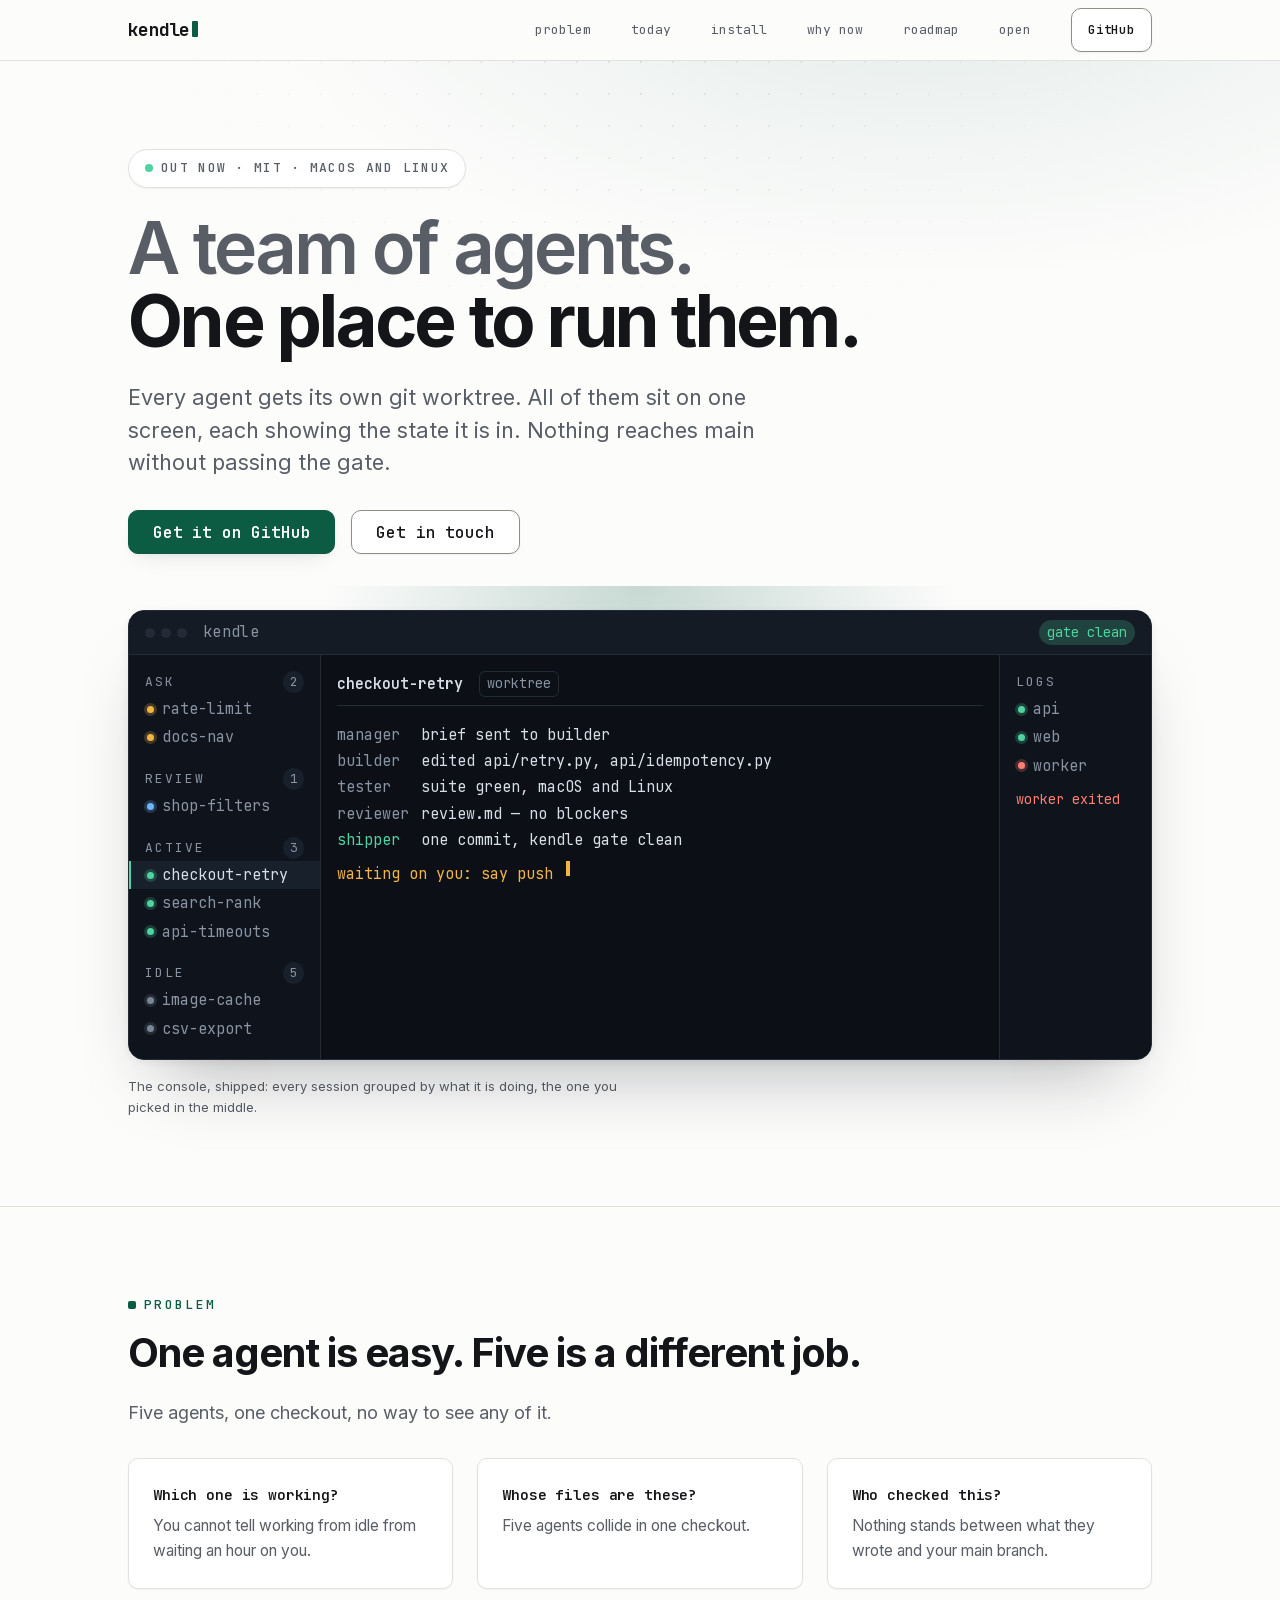
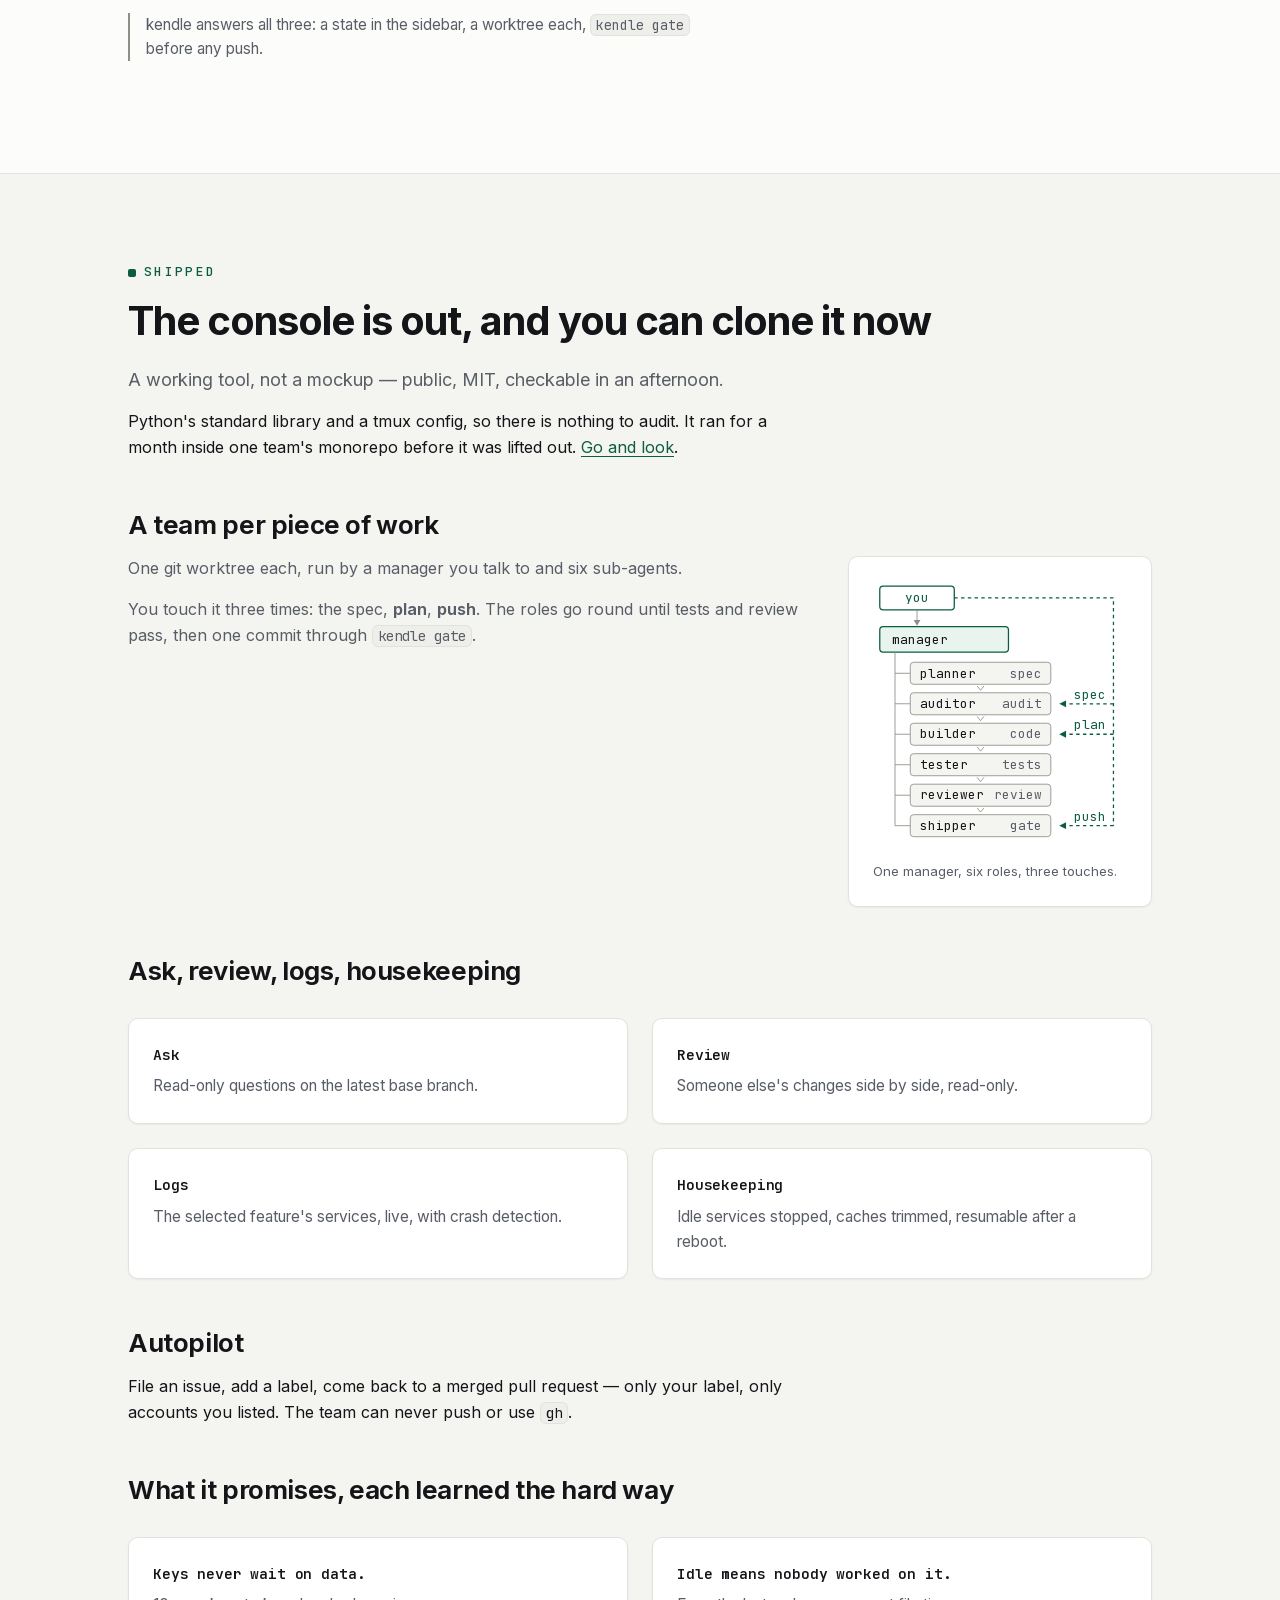
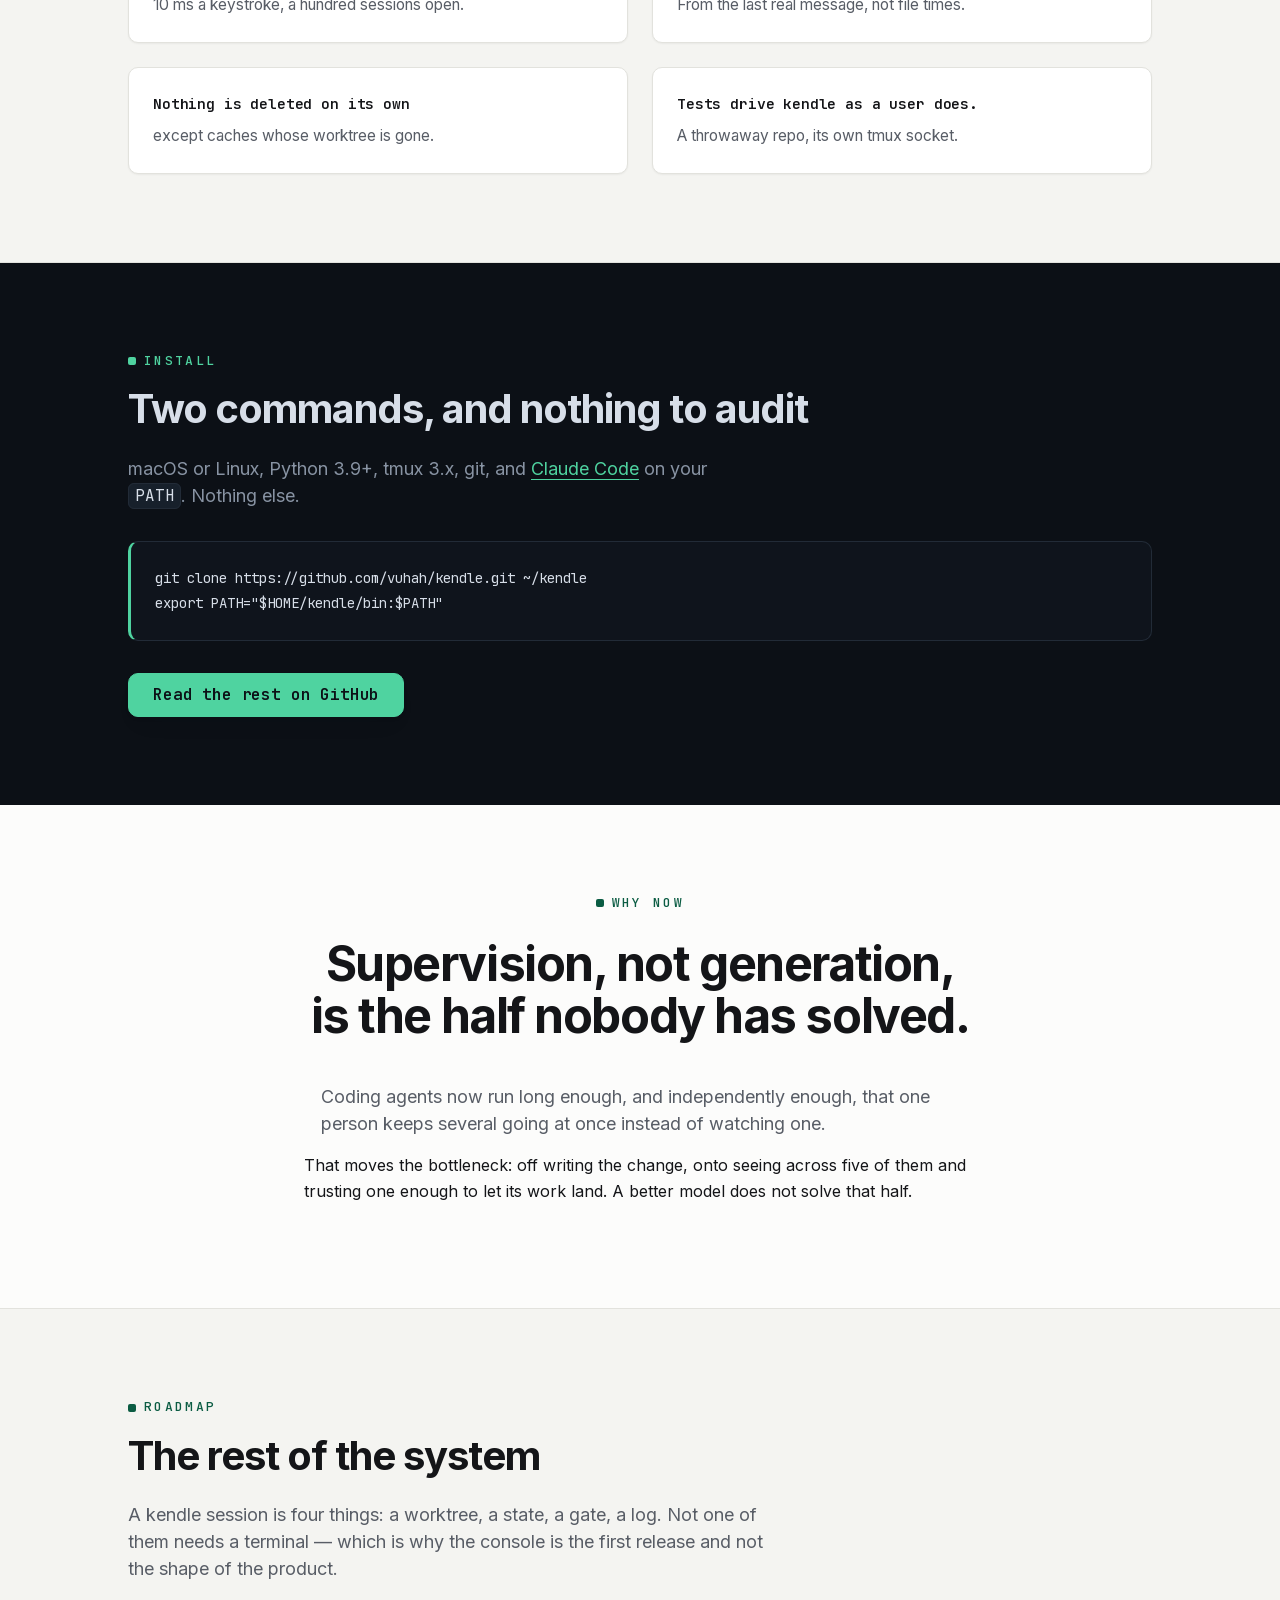
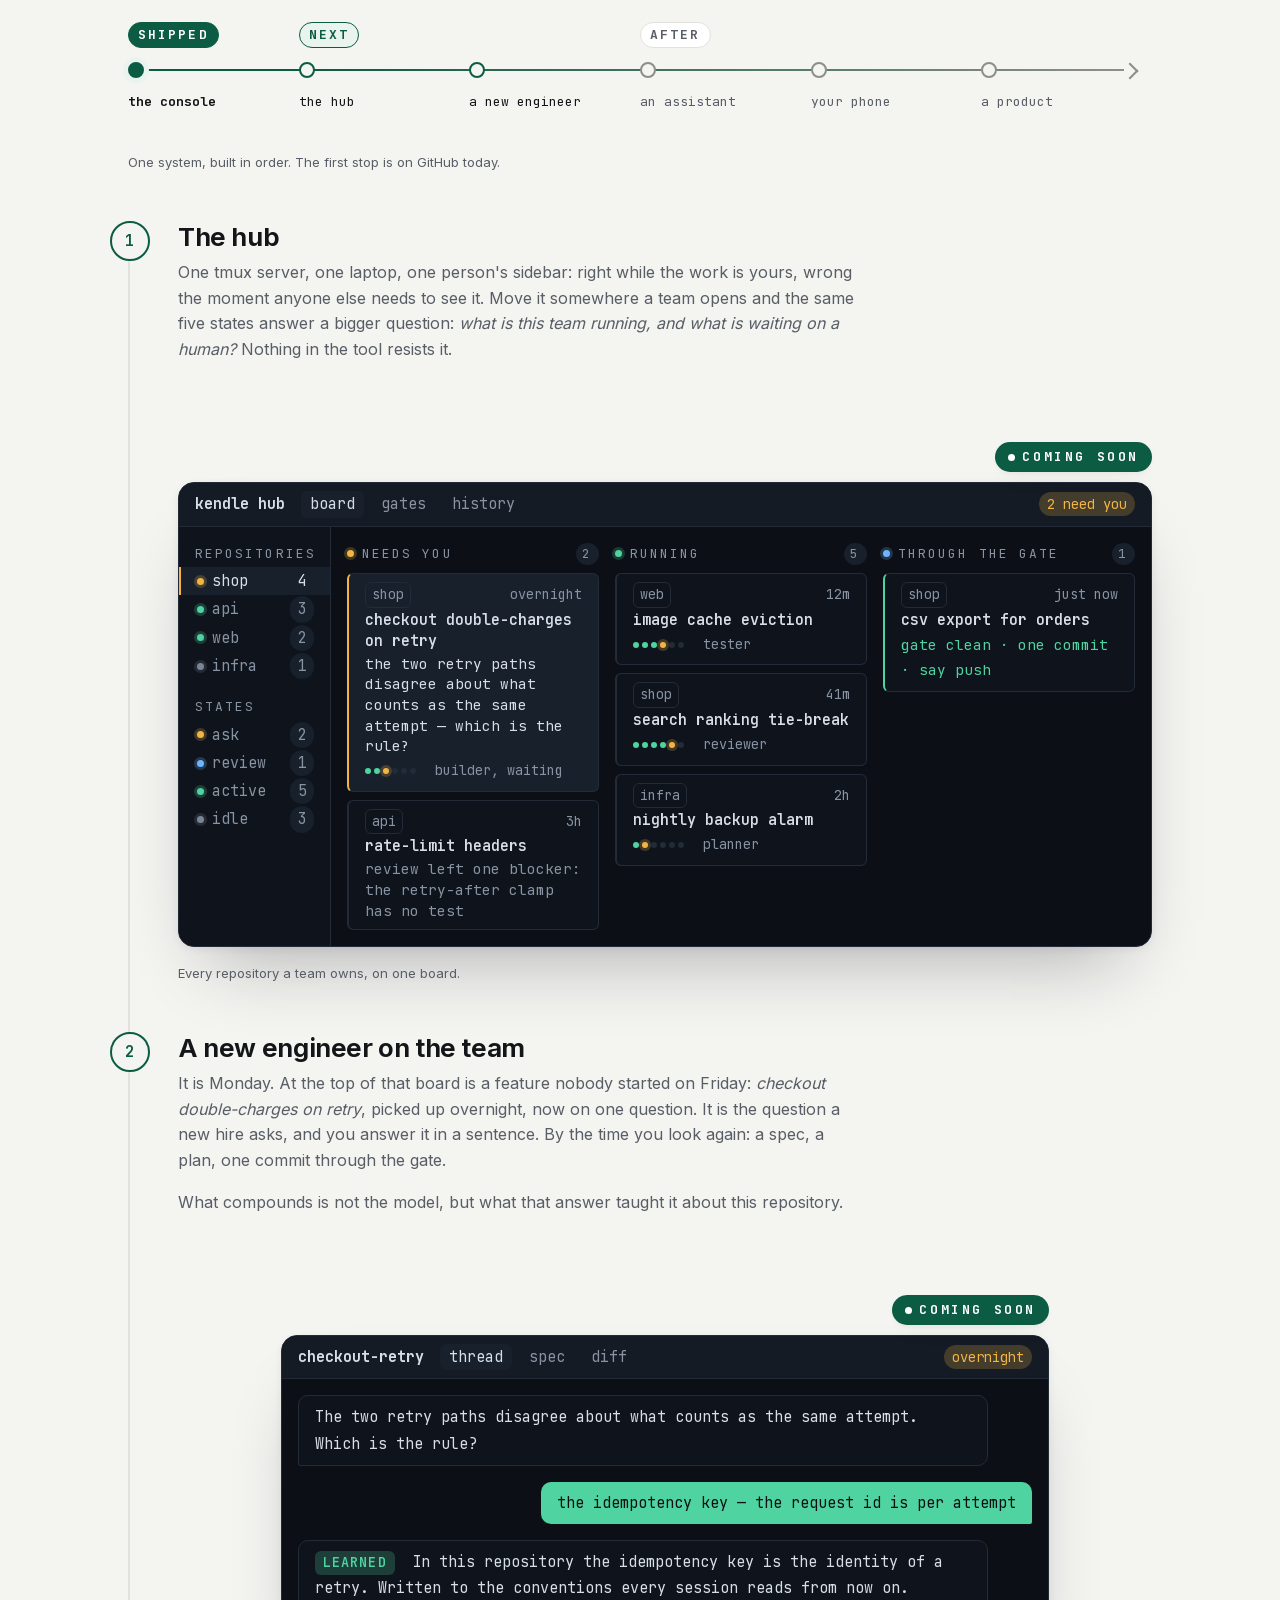
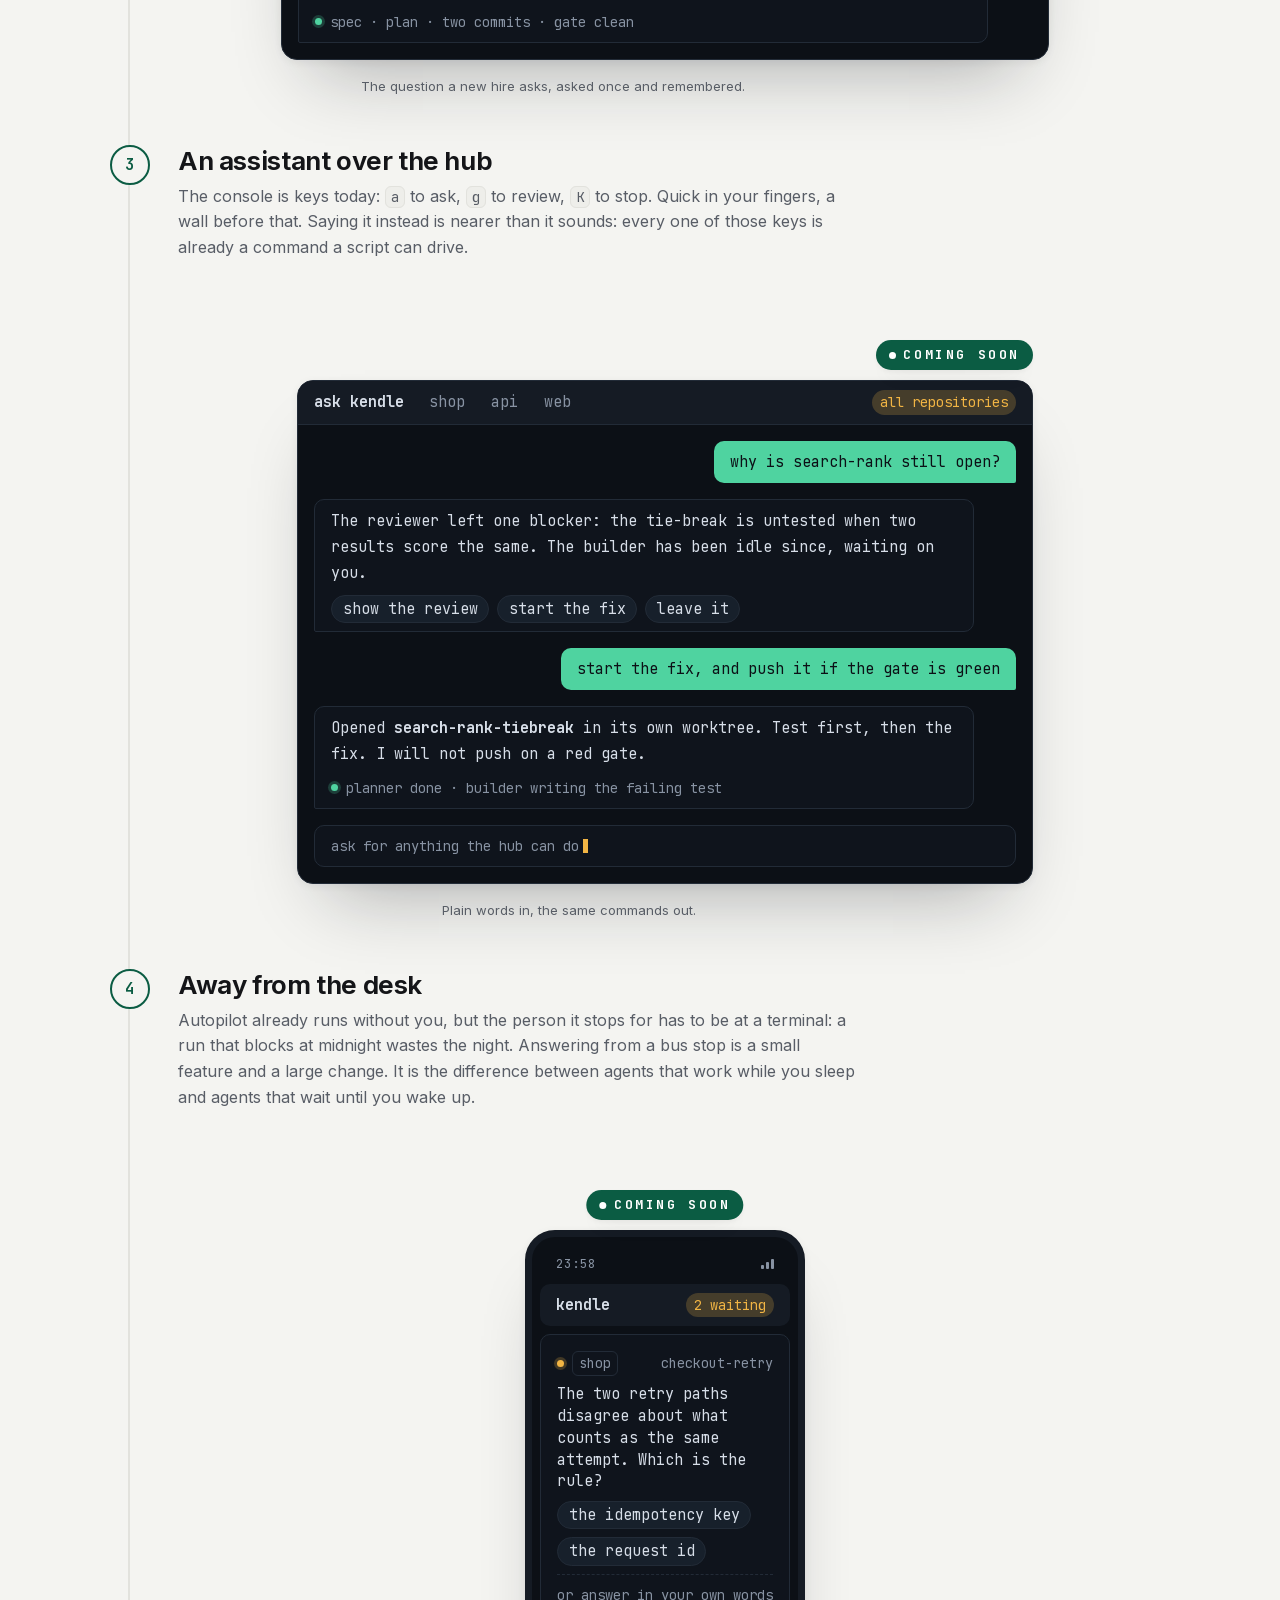
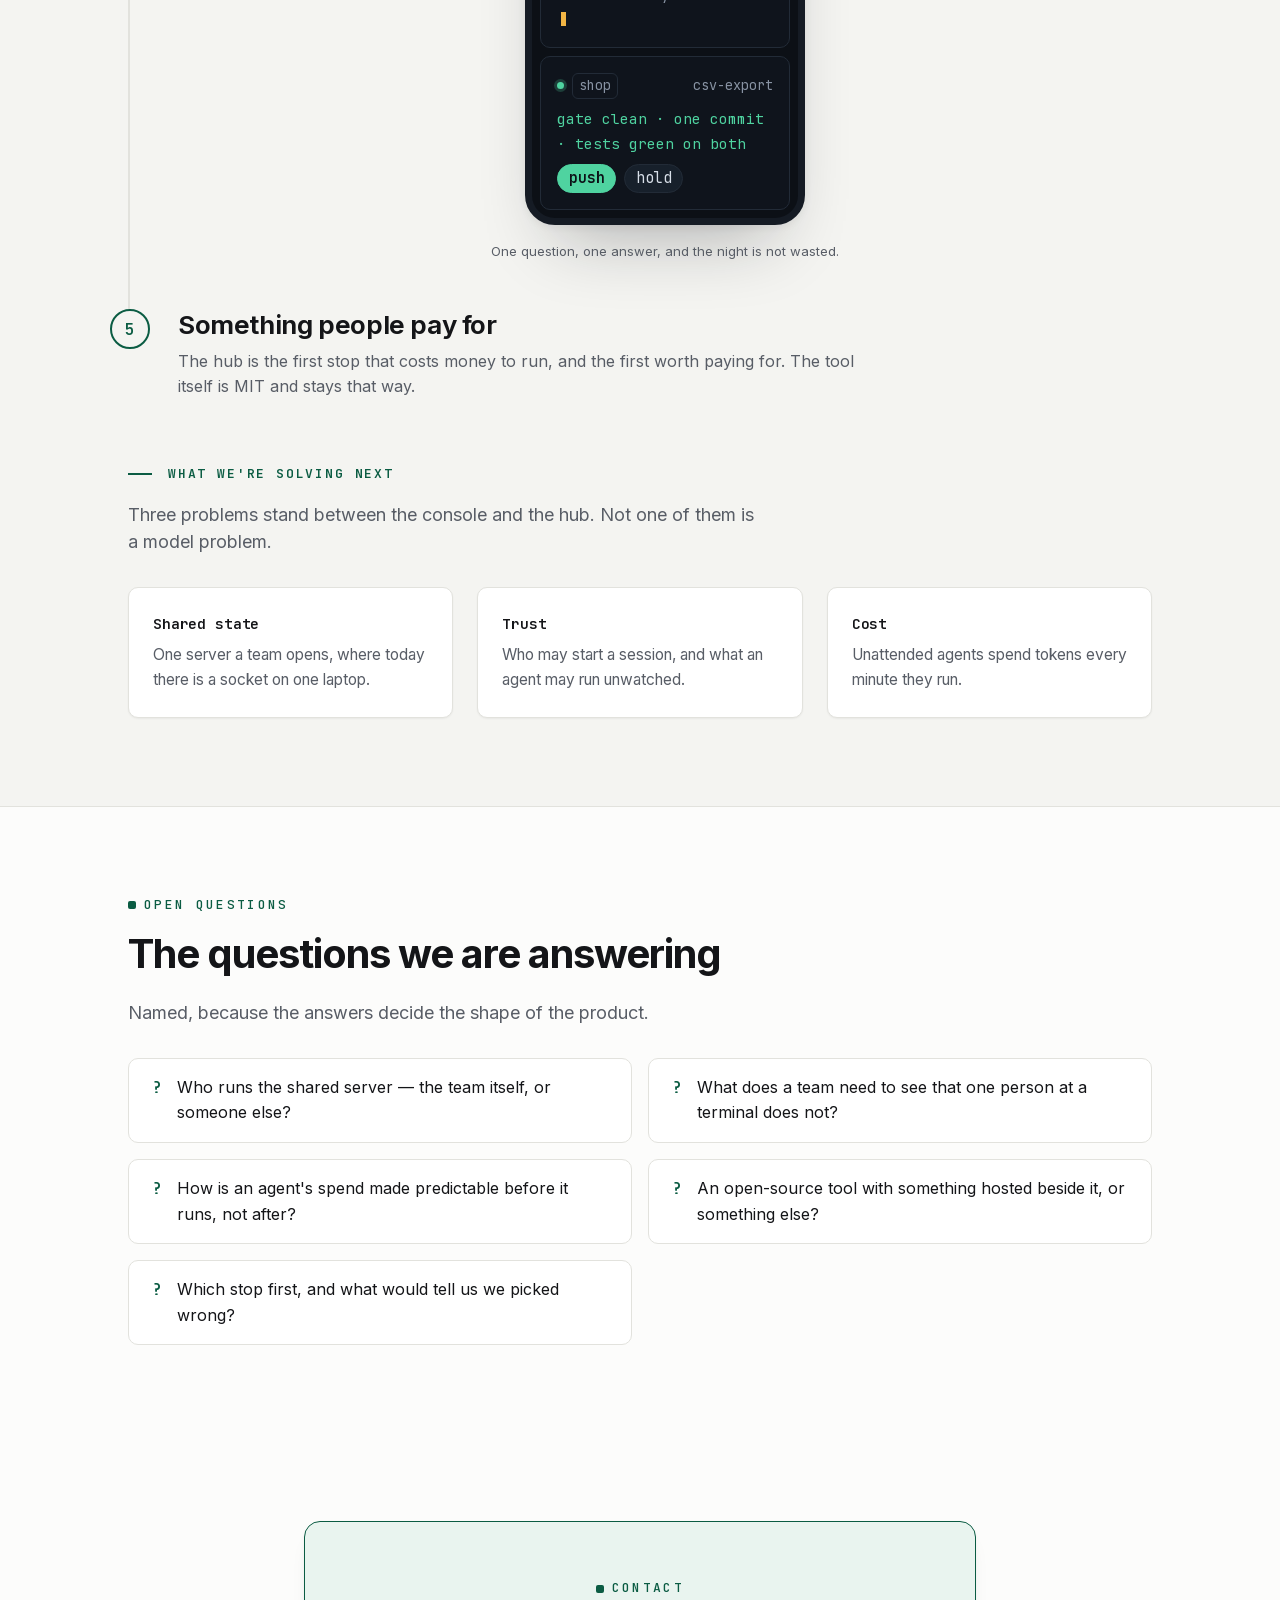
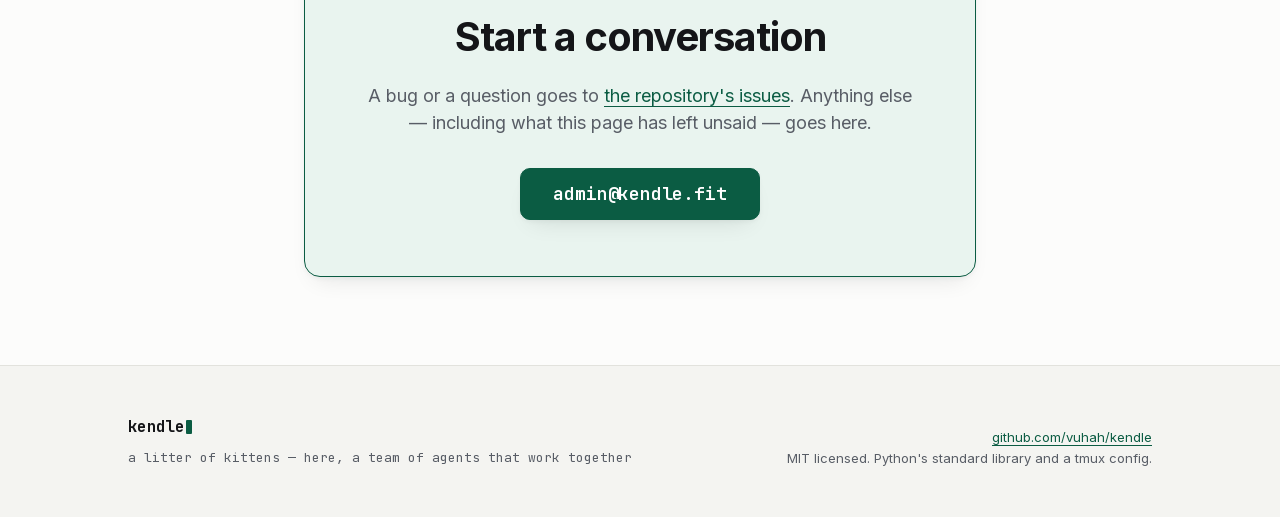
<file: site/index.html>
<!doctype html>
<html lang="en">
<head>
<meta charset="utf-8">
<meta name="viewport" content="width=device-width, initial-scale=1">
<title>kendle - run a team of coding agents</title>
<meta name="description" content="kendle runs a team of coding agents over one git repository: a worktree each, every state on one screen, and a gate before anything reaches main. MIT, out now.">
<link rel="canonical" href="https://kendle.fit/">
<meta property="og:title" content="kendle - run a team of coding agents">
<meta property="og:description" content="A team of coding agents over one git repository: a worktree each, every state on one screen, and a gate before anything reaches main. The terminal console is out now, MIT.">
<meta property="og:url" content="https://kendle.fit/">
<meta property="og:type" content="website">
<meta property="og:site_name" content="kendle">
<meta property="og:image" content="https://kendle.fit/og.png">
<meta name="twitter:card" content="summary_large_image">
<meta name="twitter:image" content="https://kendle.fit/og.png">
<link rel="stylesheet" href="style.css">
</head>
<body>

<header class="topbar">
<div class="wrap topbar-in">
<p class="mark">kendle</p>
<nav class="nav" aria-label="Sections">
<a href="#problem">problem</a>
<a href="#today">today</a>
<a href="#install">install</a>
<a href="#why-now">why now</a>
<a href="#vision">roadmap</a>
<a href="#open">open</a>
</nav>
<a class="cta cta-sm" href="https://github.com/vuhah/kendle">GitHub</a>
</div>
</header>

<main>

<section class="hero">
<div class="wrap">

<p class="eyebrow eyebrow-hero">Out now &middot; MIT &middot; macOS and Linux</p>
<h1>A team of agents.<br><span class="h1-b">One place to run them.</span></h1>
<p class="lead hero-lead">Every agent gets its own git worktree. All of them sit on one screen, each showing the state it is in. Nothing reaches main without passing the gate.</p>
<p class="ctas"><a class="cta cta-go" href="https://github.com/vuhah/kendle">Get it on GitHub</a> <a class="cta" href="#contact">Get in touch</a></p>

<div class="console-frame">
<div class="console" role="img" aria-label="The kendle console: a sidebar grouping every session by state - two asking a question, one in review, three active, five idle - the session you picked in the middle showing its roles at work, and its services' logs beside it.">

<div class="con-bar">
<span class="con-dots" aria-hidden="true"><i></i><i></i><i></i></span>
<span class="con-title">kendle</span>
<span class="con-chip">gate clean</span>
</div>

<div class="con-body">

<div class="con-side">
<p class="con-group"><span class="con-g-name">ask</span> <span class="con-g-n">2</span></p>
<p class="con-row"><span class="dot ask"></span> rate-limit</p>
<p class="con-row"><span class="dot ask"></span> docs-nav</p>
<p class="con-group"><span class="con-g-name">review</span> <span class="con-g-n">1</span></p>
<p class="con-row"><span class="dot review"></span> shop-filters</p>
<p class="con-group"><span class="con-g-name">active</span> <span class="con-g-n">3</span></p>
<p class="con-row is-on"><span class="dot active"></span> checkout-retry</p>
<p class="con-row"><span class="dot active"></span> search-rank</p>
<p class="con-row"><span class="dot active"></span> api-timeouts</p>
<p class="con-group"><span class="con-g-name">idle</span> <span class="con-g-n">5</span></p>
<p class="con-row"><span class="dot idle"></span> image-cache</p>
<p class="con-row"><span class="dot idle"></span> csv-export</p>
</div>

<div class="con-main">
<p class="con-head"><span class="con-feat">checkout-retry</span> <span class="con-branch">worktree</span></p>
<p class="con-line"><span class="who">manager</span> brief sent to builder</p>
<p class="con-line"><span class="who">builder</span> edited api/retry.py, api/idempotency.py</p>
<p class="con-line"><span class="who">tester</span> suite green, macOS and Linux</p>
<p class="con-line"><span class="who">reviewer</span> review.md &mdash; no blockers</p>
<p class="con-line"><span class="who ok">shipper</span> one commit, kendle gate clean</p>
<p class="con-line con-wait">waiting on you: say push<span class="caret"></span></p>
</div>

<div class="con-logs">
<p class="con-group"><span class="con-g-name">logs</span></p>
<p class="con-row"><span class="dot active"></span> api</p>
<p class="con-row"><span class="dot active"></span> web</p>
<p class="con-row"><span class="dot bad"></span> worker</p>
<p class="con-note">worker exited</p>
</div>

</div>
</div>
</div>
<p class="caption">The console, shipped: every session grouped by what it is doing, the one you picked in the middle.</p>

</div>
</section>

<section id="problem" class="slab">
<div class="wrap">
<p class="eyebrow" aria-hidden="true">problem</p>
<h2>One agent is easy. Five is a different job.</h2>
<p class="lead">Five agents, one checkout, no way to see any of it.</p>
<ul class="cards three">
<li><strong>Which one is working?</strong> You cannot tell working from idle from waiting an hour on you.</li>
<li><strong>Whose files are these?</strong> Five agents collide in one checkout.</li>
<li><strong>Who checked this?</strong> Nothing stands between what they wrote and your main branch.</li>
</ul>
<p class="aside">kendle answers all three: a state in the sidebar, a worktree each, <code>kendle gate</code> before any push.</p>
</div>
</section>

<section id="today" class="slab slab-alt">
<div class="wrap">
<p class="eyebrow" aria-hidden="true">shipped</p>
<h2>The console is out, and you can clone it now</h2>
<p class="lead">A working tool, not a mockup &mdash; public, MIT, checkable in an afternoon.</p>
<p>Python's standard library and a tmux config, so there is nothing to audit. It ran for a month inside one team's monorepo before it was lifted out. <a href="https://github.com/vuhah/kendle">Go and look</a>.</p>
<!-- slot: stage - where the project or the company actually is, in plain words -->

<h3>A team per piece of work</h3>
<div class="split">
<div class="split-say">
<p>One git worktree each, run by a manager you talk to and six sub-agents.</p>
<p>You touch it three times: the spec, <strong>plan</strong>, <strong>push</strong>. The roles go round until tests and review pass, then one commit through <code>kendle gate</code>.</p>
</div>
<figure class="team">
<svg viewBox="0 0 300 312" role="img">
<title>You talk to one manager; the manager runs planner, auditor, builder, tester, reviewer and shipper in that order, and your three touches land on the spec, on plan and on push.</title>
<rect class="you-box" fill="none" stroke="currentColor" x="8" y="6" width="88" height="28"/>
<text class="touch" fill="currentColor" x="52" y="25" font-size="15" text-anchor="middle">you</text>
<path class="wire" fill="none" stroke="currentColor" d="M52 34 L52 46"/>
<path class="head" fill="currentColor" d="M48 46 L52 53 L56 46 Z"/>
<rect class="mgr" fill="none" stroke="currentColor" x="8" y="54" width="152" height="30"/>
<text fill="currentColor" x="22" y="74" font-size="15">manager</text>
<path class="wire" fill="none" stroke="currentColor" d="M26 84 L26 289"/>
<path class="you-wire" fill="none" stroke="currentColor" d="M96 20 L284 20 L284 289"/>

<path class="wire" fill="none" stroke="currentColor" d="M26 109 L44 109"/>
<rect class="box" fill="none" stroke="currentColor" x="44" y="96" width="166" height="26"/>
<text fill="currentColor" x="56" y="114" font-size="15">planner</text>
<text class="owns" fill="currentColor" x="200" y="114" font-size="15" text-anchor="end">spec</text>
<path class="wire" fill="none" stroke="currentColor" d="M123 124 L127 129 L131 124"/>

<path class="wire" fill="none" stroke="currentColor" d="M26 145 L44 145"/>
<rect class="box" fill="none" stroke="currentColor" x="44" y="132" width="166" height="26"/>
<text fill="currentColor" x="56" y="150" font-size="15">auditor</text>
<text class="owns" fill="currentColor" x="200" y="150" font-size="15" text-anchor="end">audit</text>
<path class="wire" fill="none" stroke="currentColor" d="M123 160 L127 165 L131 160"/>
<path class="you-wire" fill="none" stroke="currentColor" d="M284 145 L228 145"/>
<path class="you-head" fill="currentColor" d="M220 145 L228 141 L228 149 Z"/>
<text class="touch" fill="currentColor" x="256" y="139" font-size="15" text-anchor="middle">spec</text>

<path class="wire" fill="none" stroke="currentColor" d="M26 181 L44 181"/>
<rect class="box" fill="none" stroke="currentColor" x="44" y="168" width="166" height="26"/>
<text fill="currentColor" x="56" y="186" font-size="15">builder</text>
<text class="owns" fill="currentColor" x="200" y="186" font-size="15" text-anchor="end">code</text>
<path class="wire" fill="none" stroke="currentColor" d="M123 196 L127 201 L131 196"/>
<path class="you-wire" fill="none" stroke="currentColor" d="M284 181 L228 181"/>
<path class="you-head" fill="currentColor" d="M220 181 L228 177 L228 185 Z"/>
<text class="touch" fill="currentColor" x="256" y="175" font-size="15" text-anchor="middle">plan</text>

<path class="wire" fill="none" stroke="currentColor" d="M26 217 L44 217"/>
<rect class="box" fill="none" stroke="currentColor" x="44" y="204" width="166" height="26"/>
<text fill="currentColor" x="56" y="222" font-size="15">tester</text>
<text class="owns" fill="currentColor" x="200" y="222" font-size="15" text-anchor="end">tests</text>
<path class="wire" fill="none" stroke="currentColor" d="M123 232 L127 237 L131 232"/>

<path class="wire" fill="none" stroke="currentColor" d="M26 253 L44 253"/>
<rect class="box" fill="none" stroke="currentColor" x="44" y="240" width="166" height="26"/>
<text fill="currentColor" x="56" y="258" font-size="15">reviewer</text>
<text class="owns" fill="currentColor" x="200" y="258" font-size="15" text-anchor="end">review</text>
<path class="wire" fill="none" stroke="currentColor" d="M123 268 L127 273 L131 268"/>

<path class="wire" fill="none" stroke="currentColor" d="M26 289 L44 289"/>
<rect class="box" fill="none" stroke="currentColor" x="44" y="276" width="166" height="26"/>
<text fill="currentColor" x="56" y="294" font-size="15">shipper</text>
<text class="owns" fill="currentColor" x="200" y="294" font-size="15" text-anchor="end">gate</text>
<path class="you-wire" fill="none" stroke="currentColor" d="M284 289 L228 289"/>
<path class="you-head" fill="currentColor" d="M220 289 L228 285 L228 293 Z"/>
<text class="touch" fill="currentColor" x="256" y="283" font-size="15" text-anchor="middle">push</text>
</svg>
<figcaption>One manager, six roles, three touches.</figcaption>
</figure>
</div>

<h3>Ask, review, logs, housekeeping</h3>
<ul class="cards">
<li><strong>Ask</strong> Read-only questions on the latest base branch.</li>
<li><strong>Review</strong> Someone else's changes side by side, read-only.</li>
<li><strong>Logs</strong> The selected feature's services, live, with crash detection.</li>
<li><strong>Housekeeping</strong> Idle services stopped, caches trimmed, resumable after a reboot.</li>
</ul>

<h3>Autopilot</h3>
<p>File an issue, add a label, come back to a merged pull request &mdash; only your label, only accounts you listed. The team can never push or use <code>gh</code>.</p>

<h3>What it promises, each learned the hard way</h3>
<ul class="cards">
<li><strong>Keys never wait on data.</strong> 10 ms a keystroke, a hundred sessions open.</li>
<li><strong>Idle means nobody worked on it.</strong> From the last real message, not file times.</li>
<li><strong>Nothing is deleted on its own</strong> except caches whose worktree is gone.</li>
<li><strong>Tests drive kendle as a user does.</strong> A throwaway repo, its own tmux socket.</li>
</ul>
<!-- slot: usage - real usage, only where it exists and can be checked -->
</div>
</section>

<section id="install" class="slab slab-dark">
<div class="wrap">
<p class="eyebrow" aria-hidden="true">install</p>
<h2>Two commands, and nothing to audit</h2>
<p class="lead">macOS or Linux, Python 3.9+, tmux 3.x, git, and <a href="https://claude.com/claude-code">Claude Code</a> on your <code>PATH</code>. Nothing else.</p>
<pre class="commands"><code>git clone https://github.com/vuhah/kendle.git ~/kendle
export PATH="$HOME/kendle/bin:$PATH"</code></pre>
<p class="ctas"><a class="cta cta-go" href="https://github.com/vuhah/kendle">Read the rest on GitHub</a></p>
</div>
</section>

<section id="why-now" class="slab">
<div class="wrap wrap-narrow">
<p class="eyebrow" aria-hidden="true">why now</p>
<h2 class="pull">Supervision, not generation, is the half nobody has solved.</h2>
<p class="lead">Coding agents now run long enough, and independently enough, that one person keeps several going at once instead of watching one.</p>
<p>That moves the bottleneck: off writing the change, onto seeing across five of them and trusting one enough to let its work land. A better model does not solve that half.</p>
</div>
</section>

<section id="vision" class="slab slab-alt">
<div class="wrap">
<p class="eyebrow" aria-hidden="true">roadmap</p>
<h2>The rest of the system</h2>
<p class="lead">A kendle session is four things: a worktree, a state, a gate, a log. Not one of them needs a terminal &mdash; which is why the console is the first release and not the shape of the product.</p>

<figure class="track-fig">
<ol class="track">
<li class="is-ship lead-stop"><span class="stop-tag">shipped</span> <span class="stop-dot"></span> <span class="stop-name">the console</span></li>
<li class="is-next lead-stop"><span class="stop-tag">next</span> <span class="stop-dot"></span> <span class="stop-name">the hub</span></li>
<li class="is-next"><span class="stop-dot"></span> <span class="stop-name">a new engineer</span></li>
<li class="is-after lead-stop"><span class="stop-tag">after</span> <span class="stop-dot"></span> <span class="stop-name">an assistant</span></li>
<li class="is-after"><span class="stop-dot"></span> <span class="stop-name">your phone</span></li>
<li class="is-after"><span class="stop-dot"></span> <span class="stop-name">a product</span></li>
</ol>
<figcaption>One system, built in order. The first stop is on GitHub today.</figcaption>
</figure>

<ol class="ladder">
<li>
<h3><span class="rung" aria-hidden="true">1</span> The hub</h3>
<div class="vrow">
<div class="vsay">
<p>One tmux server, one laptop, one person's sidebar: right while the work is yours, wrong the moment anyone else needs to see it. Move it somewhere a team opens and the same five states answer a bigger question: <em>what is this team running, and what is waiting on a human?</em> Nothing in the tool resists it.</p>
</div>
<figure class="mock">
<p class="soon"><span class="soon-dot" aria-hidden="true"></span>Coming soon</p>
<div class="shot" role="img" aria-label="Coming soon: a kendle hub - every repository a team owns down one side, and three columns of features across all of them: the ones waiting on a human answer, the ones running, and one through the gate waiting to be pushed.">
<div class="hub-bar">
<span class="hub-mark">kendle hub</span>
<span class="hub-tabs"><span class="hub-tab is-on">board</span><span class="hub-tab">gates</span><span class="hub-tab">history</span></span>
<span class="hub-chip">2 need you</span>
</div>
<div class="hub-body">
<div class="hub-rail">
<p class="hub-rail-h">repositories</p>
<p class="hub-repo is-on"><span class="dot ask"></span> shop <span class="hub-n">4</span></p>
<p class="hub-repo"><span class="dot active"></span> api <span class="hub-n">3</span></p>
<p class="hub-repo"><span class="dot active"></span> web <span class="hub-n">2</span></p>
<p class="hub-repo"><span class="dot idle"></span> infra <span class="hub-n">1</span></p>
<p class="hub-rail-h">states</p>
<p class="hub-repo"><span class="dot ask"></span> ask <span class="hub-n">2</span></p>
<p class="hub-repo"><span class="dot review"></span> review <span class="hub-n">1</span></p>
<p class="hub-repo"><span class="dot active"></span> active <span class="hub-n">5</span></p>
<p class="hub-repo"><span class="dot idle"></span> idle <span class="hub-n">3</span></p>
</div>
<div class="hub-board">
<div class="hub-col">
<p class="hub-col-h"><span class="dot ask"></span> needs you <span class="hub-n">2</span></p>
<div class="fcard is-ask">
<p class="fcard-top"><span class="fcard-repo">shop</span><span class="fcard-age">overnight</span></p>
<p class="fcard-name">checkout double-charges on retry</p>
<p class="fcard-q">the two retry paths disagree about what counts as the same attempt &mdash; which is the rule?</p>
<p class="fcard-roles"><span class="rdot on"></span><span class="rdot on"></span><span class="rdot now"></span><span class="rdot"></span><span class="rdot"></span><span class="rdot"></span><span class="fcard-who">builder, waiting</span></p>
</div>
<div class="fcard">
<p class="fcard-top"><span class="fcard-repo">api</span><span class="fcard-age">3h</span></p>
<p class="fcard-name">rate-limit headers</p>
<p class="fcard-q">review left one blocker: the retry-after clamp has no test</p>
</div>
</div>
<div class="hub-col">
<p class="hub-col-h"><span class="dot active"></span> running <span class="hub-n">5</span></p>
<div class="fcard">
<p class="fcard-top"><span class="fcard-repo">web</span><span class="fcard-age">12m</span></p>
<p class="fcard-name">image cache eviction</p>
<p class="fcard-roles"><span class="rdot on"></span><span class="rdot on"></span><span class="rdot on"></span><span class="rdot now"></span><span class="rdot"></span><span class="rdot"></span><span class="fcard-who">tester</span></p>
</div>
<div class="fcard">
<p class="fcard-top"><span class="fcard-repo">shop</span><span class="fcard-age">41m</span></p>
<p class="fcard-name">search ranking tie-break</p>
<p class="fcard-roles"><span class="rdot on"></span><span class="rdot on"></span><span class="rdot on"></span><span class="rdot on"></span><span class="rdot now"></span><span class="rdot"></span><span class="fcard-who">reviewer</span></p>
</div>
<div class="fcard">
<p class="fcard-top"><span class="fcard-repo">infra</span><span class="fcard-age">2h</span></p>
<p class="fcard-name">nightly backup alarm</p>
<p class="fcard-roles"><span class="rdot on"></span><span class="rdot now"></span><span class="rdot"></span><span class="rdot"></span><span class="rdot"></span><span class="rdot"></span><span class="fcard-who">planner</span></p>
</div>
</div>
<div class="hub-col">
<p class="hub-col-h"><span class="dot review"></span> through the gate <span class="hub-n">1</span></p>
<div class="fcard fcard-go">
<p class="fcard-top"><span class="fcard-repo">shop</span><span class="fcard-age">just now</span></p>
<p class="fcard-name">csv export for orders</p>
<p class="fcard-gate">gate clean &middot; one commit &middot; say push</p>
</div>
</div>
</div>
</div>
</div>
<figcaption>Every repository a team owns, on one board.</figcaption>
</figure>
</div>
</li>

<li>
<h3><span class="rung" aria-hidden="true">2</span> A new engineer on the team</h3>
<div class="vrow">
<div class="vsay">
<p>It is Monday. At the top of that board is a feature nobody started on Friday: <em>checkout double-charges on retry</em>, picked up overnight, now on one question. It is the question a new hire asks, and you answer it in a sentence. By the time you look again: a spec, a plan, one commit through the gate.</p>
<p>What compounds is not the model, but what that answer taught it about this repository.</p>
</div>
<figure class="mock mock-thread">
<p class="soon"><span class="soon-dot" aria-hidden="true"></span>Coming soon</p>
<div class="shot" role="img" aria-label="Coming soon: the Monday thread on one feature - the agent asks which of two disagreeing retry paths defines the same attempt, you answer in one sentence, it writes the rule into the repository's conventions for the next session, and under that a spec, a plan, two commits and a clean gate.">
<div class="hub-bar">
<span class="hub-mark">checkout-retry</span>
<span class="hub-tabs"><span class="hub-tab is-on">thread</span><span class="hub-tab">spec</span><span class="hub-tab">diff</span></span>
<span class="hub-chip">overnight</span>
</div>
<div class="chat">
<div class="msg bot">
<p>The two retry paths disagree about what counts as the same attempt. Which is the rule?</p>
</div>
<p class="msg you">the idempotency key &mdash; the request id is per attempt</p>
<div class="msg bot">
<p><span class="learn">learned</span> In this repository the idempotency key is the identity of a retry. Written to the conventions every session reads from now on.</p>
<p class="chat-run"><span class="dot active"></span> spec &middot; plan &middot; two commits &middot; gate clean</p>
</div>
</div>
</div>
<figcaption>The question a new hire asks, asked once and remembered.</figcaption>
</figure>
</div>
</li>

<li>
<h3><span class="rung" aria-hidden="true">3</span> An assistant over the hub</h3>
<div class="vrow">
<div class="vsay">
<p>The console is keys today: <code>a</code> to ask, <code>g</code> to review, <code>K</code> to stop. Quick in your fingers, a wall before that. Saying it instead is nearer than it sounds: every one of those keys is already a command a script can drive.</p>
</div>
<figure class="mock mock-chat">
<p class="soon"><span class="soon-dot" aria-hidden="true"></span>Coming soon</p>
<div class="shot" role="img" aria-label="Coming soon: an assistant over the hub - someone asks in plain words why a feature is still open, kendle answers with the reviewer's blocker and offers three next moves, and the following sentence starts the fix and sets the condition for pushing it.">
<div class="hub-bar">
<span class="hub-mark">ask kendle</span>
<span class="hub-tabs"><span class="hub-tab">shop</span><span class="hub-tab">api</span><span class="hub-tab">web</span></span>
<span class="hub-chip">all repositories</span>
</div>
<div class="chat">
<p class="msg you">why is search-rank still open?</p>
<div class="msg bot">
<p>The reviewer left one blocker: the tie-break is untested when two results score the same. The builder has been idle since, waiting on you.</p>
<p class="chips"><span class="chip">show the review</span><span class="chip">start the fix</span><span class="chip">leave it</span></p>
</div>
<p class="msg you">start the fix, and push it if the gate is green</p>
<div class="msg bot">
<p>Opened <b>search-rank-tiebreak</b> in its own worktree. Test first, then the fix. I will not push on a red gate.</p>
<p class="chat-run"><span class="dot active"></span> planner done &middot; builder writing the failing test</p>
</div>
<p class="chat-ask">ask for anything the hub can do<span class="caret"></span></p>
</div>
</div>
<figcaption>Plain words in, the same commands out.</figcaption>
</figure>
</div>
</li>

<li>
<h3><span class="rung" aria-hidden="true">4</span> Away from the desk</h3>
<div class="vrow">
<div class="vsay">
<p>Autopilot already runs without you, but the person it stops for has to be at a terminal: a run that blocks at midnight wastes the night. Answering from a bus stop is a small feature and a large change. It is the difference between agents that work while you sleep and agents that wait until you wake up.</p>
</div>
<figure class="mock mock-phone">
<p class="soon"><span class="soon-dot" aria-hidden="true"></span>Coming soon</p>
<div class="shot shot-phone" role="img" aria-label="Coming soon: kendle on a phone just before midnight - one blocked feature showing the question its agent is stuck on with two one-tap answers, and under it a feature through the gate offering push or hold.">
<p class="ph-status"><span>23:58</span><span class="ph-bars"><i></i><i></i><i></i></span></p>
<p class="ph-head"><span class="ph-mark">kendle</span><span class="ph-chip">2 waiting</span></p>
<div class="ph-card">
<p class="fcard-top"><span class="dot ask"></span><span class="fcard-repo">shop</span><span class="fcard-age">checkout-retry</span></p>
<p class="ph-q">The two retry paths disagree about what counts as the same attempt. Which is the rule?</p>
<p class="chips"><span class="chip">the idempotency key</span><span class="chip">the request id</span></p>
<p class="ph-reply">or answer in your own words<span class="caret"></span></p>
</div>
<div class="ph-card">
<p class="fcard-top"><span class="dot active"></span><span class="fcard-repo">shop</span><span class="fcard-age">csv-export</span></p>
<p class="ph-gate">gate clean &middot; one commit &middot; tests green on both</p>
<p class="chips"><span class="chip chip-go">push</span><span class="chip">hold</span></p>
</div>
</div>
<figcaption>One question, one answer, and the night is not wasted.</figcaption>
</figure>
</div>
</li>

<li>
<h3><span class="rung" aria-hidden="true">5</span> Something people pay for</h3>
<div class="vsay">
<p>The hub is the first stop that costs money to run, and the first worth paying for. The tool itself is MIT and stays that way.</p>
</div>
</li>
</ol>

<p class="block-h">What we're solving next</p>
<p class="lead">Three problems stand between the console and the hub. Not one of them is a model problem.</p>
<ul class="cards three">
<li><strong>Shared state</strong> One server a team opens, where today there is a socket on one laptop.</li>
<li><strong>Trust</strong> Who may start a session, and what an agent may run unwatched.</li>
<li><strong>Cost</strong> Unattended agents spend tokens every minute they run.</li>
</ul>
</div>
</section>

<section id="open" class="slab">
<div class="wrap">
<p class="eyebrow" aria-hidden="true">open questions</p>
<h2>The questions we are answering</h2>
<p class="lead">Named, because the answers decide the shape of the product.</p>
<ul class="questions">
<li>Who runs the shared server &mdash; the team itself, or someone else?</li>
<li>What does a team need to see that one person at a terminal does not?</li>
<li>How is an agent's spend made predictable before it runs, not after?</li>
<li>An open-source tool with something hosted beside it, or something else?</li>
<li>Which stop first, and what would tell us we picked wrong?</li>
</ul>
</div>
</section>

<section id="contact" class="slab">
<div class="wrap wrap-narrow">
<div class="invite">
<p class="eyebrow" aria-hidden="true">contact</p>
<!-- slot: who - who is behind this, named, and what they have built before -->
<h2>Start a conversation</h2>
<p class="lead">A bug or a question goes to <a href="https://github.com/vuhah/kendle">the repository's issues</a>. Anything else &mdash; including what this page has left unsaid &mdash; goes here.</p>
<!-- slot: raising - what is being raised and what it would be spent on -->
<p class="ctas ctas-mid"><a class="cta cta-go cta-mail" href="mailto:admin@kendle.fit">admin@kendle.fit</a></p>
</div>
</div>
</section>

</main>

<footer class="foot">
<div class="wrap foot-in">
<div>
<p class="mark mark-sm">kendle</p>
<p class="gloss">a litter of kittens &mdash; here, a team of agents that work together</p>
</div>
<p class="fine"><a href="https://github.com/vuhah/kendle">github.com/vuhah/kendle</a><br>MIT licensed. Python's standard library and a tmux config.</p>
</div>
</footer>

</body>
</html>
</file>
<file: site/style.css>
/* The whole site's styling. One file, no imports, nothing fetched from anywhere else, so the page
   opens the same from disk as it does from the web. The two typefaces ship with the site in
   site/fonts/ and are served from there - no font host is contacted.

   The look is taken from the tool rather than invented for it. kendle is a tmux console, so the
   hero carries a console drawn in plain markup: a window frame, a sidebar of sessions grouped by
   what they are doing, the pane you picked, and the logs beside it. Monospace carries the wordmark,
   the labels, the console and code - never a paragraph of prose. One type scale and one spacing
   step live on :root and every size in the file names a step. It all has to be readable at 320
   pixels wide, because half the page argues for using kendle from a phone. */

/* Inter and JetBrains Mono, both SIL Open Font License 1.1 - the licences sit beside the files in
   site/fonts/. Each is one variable file covering every weight the page uses, and the system stack
   behind it renders the page before either arrives. */
@font-face {
  font-family: "Inter var";
  font-style: normal;
  font-weight: 100 900;
  font-display: swap;
  src: url(fonts/Inter.woff2) format("woff2");
}

@font-face {
  font-family: "JetBrains Mono var";
  font-style: normal;
  font-weight: 100 800;
  font-display: swap;
  src: url(fonts/JetBrainsMono.woff2) format("woff2");
}

:root {
  color-scheme: light dark;

  /* Type: one ratio, 1.2, from a 1rem body, plus two fluid display steps for the lines that have
     to carry a whole screen. */
  --f--1: 0.8125rem;
  --f-0: 1rem;
  --f-1: 1.125rem;
  --f-2: 1.35rem;
  --f-3: 1.62rem;
  --f-4: 1.95rem;
  --f-5: 2.34rem;
  --f-hero: clamp(2.5rem, 7.4vw, 4.5rem);
  --f-h2: clamp(1.75rem, 3.6vw, 2.5rem);
  --f-pull: clamp(1.75rem, 4.2vw, 3rem);

  /* Space: one step and the multiples of it the page uses. */
  --space: 0.5rem;
  --s1: var(--space);
  --s2: calc(var(--space) * 2);
  --s3: calc(var(--space) * 3);
  --s4: calc(var(--space) * 4);
  --s5: calc(var(--space) * 5);
  --s6: calc(var(--space) * 6);
  --s8: calc(var(--space) * 8);
  --s10: calc(var(--space) * 10);

  --pad: var(--s3);
  --measure: 68ch;

  --r1: 6px;
  --r2: 10px;
  --r3: 16px;
  --r4: 30px;

  --sans: "Inter var", -apple-system, BlinkMacSystemFont, "Segoe UI", Roboto, Helvetica, Arial, sans-serif;
  --mono: "JetBrains Mono var", ui-monospace, SFMono-Regular, Menlo, Consolas, "DejaVu Sans Mono", monospace;

  /* Light. Warm paper, ink, and the console's own "working" green as the one accent. Every pair
     below was measured: text 17.8:1, muted 6.5:1 and accent 7.8:1 on their backgrounds,
     and --rule-strong, which is the only border that carries meaning, 3.2:1. */
  --bg: #fcfcfb;
  --bg-2: #f4f4f1;
  --surface: #ffffff;
  --sunken: #eeeeea;
  --text: #141518;
  --muted: #585d66;
  --link: #0b5c43;
  --accent: #0b5c43;
  --accent-soft: #e9f4ef;
  --on-accent: #ffffff;
  --rule: #e2e2dd;
  --rule-strong: #8d8f87;
  --focus: #0b5c43;

  --bar-bg: rgba(252, 252, 251, 0.92);
  --grid-dot: rgba(20, 21, 24, 0.09);
  --wash: radial-gradient(60rem 28rem at 72% -6rem, rgba(11, 92, 67, 0.1), transparent 70%);
  --shadow-s: 0 1px 2px rgba(18, 22, 28, 0.05);
  --shadow-m: 0 2px 4px rgba(18, 22, 28, 0.04), 0 12px 24px -12px rgba(18, 22, 28, 0.12);
  --shadow-l: 0 2px 8px rgba(18, 22, 28, 0.06), 0 40px 72px -32px rgba(18, 22, 28, 0.32);
  --glow: radial-gradient(50% 60% at 50% 0%, rgba(11, 92, 67, 0.22), transparent 70%);

  /* The console keeps one palette in both schemes: it is a picture of a terminal, and a terminal
     does not repaint itself when the page does. Measured on its own background - text 14.1:1,
     muted 6.1:1, and every state colour at or above 4.7:1. */
  --con-bg: #0c1016;
  --con-bar: #151b24;
  --con-side: #0f141c;
  --con-sel: #17202b;
  --con-text: #d7dee8;
  --con-muted: #8893a3;
  --con-rule: #222b37;
  --st-active: #4fd3a0;
  --st-ask: #f2b544;
  --st-review: #6fb4ff;
  --st-idle: #7a8696;
  --st-bad: #ff7f72;
  --halo-active: rgba(79, 211, 160, 0.22);
  --halo-ask: rgba(242, 181, 68, 0.22);
  --halo-review: rgba(111, 180, 255, 0.22);
  --halo-idle: rgba(122, 134, 150, 0.2);
  --halo-bad: rgba(255, 127, 114, 0.22);
}

@media (prefers-color-scheme: dark) {
  :root {
    --bg: #0b0e13;
    --bg-2: #0f131a;
    --surface: #141922;
    --sunken: #0d1118;
    --text: #e9eef5;
    --muted: #99a4b4;
    --link: #4fd3a0;
    --accent: #4fd3a0;
    --accent-soft: #122520;
    --on-accent: #06120d;
    --rule: #222a35;
    --rule-strong: #6d7988;
    --focus: #4fd3a0;

    --bar-bg: rgba(11, 14, 19, 0.92);
    --grid-dot: rgba(233, 238, 245, 0.07);
    --wash: radial-gradient(60rem 28rem at 72% -6rem, rgba(79, 211, 160, 0.12), transparent 70%);
    --shadow-s: 0 1px 2px rgba(0, 0, 0, 0.5);
    --shadow-m: 0 2px 4px rgba(0, 0, 0, 0.4), 0 12px 24px -12px rgba(0, 0, 0, 0.7);
    --shadow-l: 0 2px 8px rgba(0, 0, 0, 0.5), 0 40px 72px -32px rgba(0, 0, 0, 0.9);
    --glow: radial-gradient(50% 60% at 50% 0%, rgba(79, 211, 160, 0.16), transparent 70%);

    /* A shadow does nothing on a dark page, so in dark mode the console is lifted a step above
       the background instead of sunk into it. Re-measured on the lighter surfaces: text 13.1:1,
       muted 5.0:1 at worst, every state colour at or above 4.8:1. */
    --con-bg: #121822;
    --con-bar: #1c2430;
    --con-side: #161d27;
    --con-sel: #222b38;
    --con-rule: #303a49;
    --st-idle: #8b97a7;
    --halo-idle: rgba(139, 151, 167, 0.2);
  }
}

* { box-sizing: border-box; }

body {
  margin: 0;
  background: var(--bg);
  color: var(--text);
  font-family: var(--sans);
  font-size: 100%;
  line-height: 1.6;
  -webkit-font-smoothing: antialiased;
  text-rendering: optimizeLegibility;
}

.wrap {
  max-width: 68rem;
  margin: 0 auto;
  padding: 0 var(--pad);
}

.wrap-narrow { max-width: 46rem; }

/* --- Type ------------------------------------------------------------------------------------ */

h1 {
  font-size: var(--f-hero);
  font-weight: 600;
  line-height: 1.01;
  letter-spacing: -0.038em;
  color: var(--muted);
  margin: var(--s3) 0 0;
}

/* The turn in the sentence: the second line is the one that has to land. */
.h1-b {
  color: var(--text);
  font-weight: 700;
}

h2 {
  font-size: var(--f-h2);
  font-weight: 700;
  line-height: 1.08;
  letter-spacing: -0.025em;
  margin: var(--s2) 0 var(--s3);
  max-width: 30ch;
}

h3 {
  font-size: var(--f-2);
  font-weight: 650;
  line-height: 1.2;
  letter-spacing: -0.015em;
  margin: var(--s6) 0 var(--s2);
}

p { margin: 0 0 var(--s2); max-width: var(--measure); }

/* The sentence that opens a section, set large enough to be read on its own. */
.lead {
  font-size: var(--f-1);
  line-height: 1.5;
  color: var(--muted);
  max-width: 58ch;
}

/* A supporting line that is deliberately quieter than what it supports. */
.aside {
  color: var(--muted);
  font-size: 0.95em;
  border-left: 2px solid var(--rule-strong);
  padding-left: var(--s2);
  margin: var(--s3) 0;
}

a { color: var(--link); text-underline-offset: 0.2em; }

a:focus-visible {
  outline: 2px solid var(--focus);
  outline-offset: 3px;
  border-radius: var(--r1);
}

strong { font-weight: 650; }

code {
  font-family: var(--mono);
  font-size: 0.88em;
  background: var(--sunken);
  border: 1px solid var(--rule);
  border-radius: var(--r1);
  padding: 0.08em 0.36em;
  white-space: nowrap;
}

/* The small monospace label that names a section, the way the console labels a pane. */
.eyebrow {
  display: flex;
  align-items: center;
  gap: var(--s1);
  font-family: var(--mono);
  font-size: var(--f--1);
  font-weight: 500;
  letter-spacing: 0.18em;
  text-transform: uppercase;
  color: var(--accent);
  margin: 0;
  max-width: none;
}

.eyebrow::before {
  content: "";
  width: 0.5rem;
  height: 0.5rem;
  background: var(--accent);
  border-radius: 2px;
  flex: none;
}

/* --- The bar at the top ------------------------------------------------------------------------ */

.topbar {
  position: sticky;
  top: 0;
  z-index: 20;
  background: var(--bar-bg);
  backdrop-filter: blur(12px);
  -webkit-backdrop-filter: blur(12px);
  border-bottom: 1px solid var(--rule);
}

.topbar-in {
  display: flex;
  align-items: center;
  gap: var(--s3);
  min-height: 3.75rem;
}

.mark {
  font-family: var(--mono);
  font-size: var(--f-1);
  font-weight: 700;
  letter-spacing: -0.04em;
  margin: 0;
  color: var(--text);
  flex: none;
}

.topbar-in .mark { margin-right: auto; }

/* The block cursor after the wordmark. Empty generated content, so a screen reader reads the name
   and nothing else. */
.mark::after {
  content: "";
  display: inline-block;
  width: 0.52ch;
  height: 0.88em;
  margin-left: 0.14em;
  vertical-align: -0.08em;
  background: var(--accent);
  border-radius: 1px;
}

.nav {
  display: none;
  gap: var(--s1);
  font-family: var(--mono);
  font-size: var(--f--1);
}

.nav a {
  display: inline-flex;
  align-items: center;
  min-height: 2.75rem;
  padding: 0 var(--s2);
  border-radius: var(--r1);
  color: var(--muted);
  text-decoration: none;
  white-space: nowrap;
}

.nav a:hover { color: var(--text); background: var(--sunken); }

/* --- Links that are targets before they are links: at least 44 by 44 CSS pixels ----------------- */

.cta {
  display: inline-flex;
  align-items: center;
  justify-content: center;
  font-family: var(--mono);
  font-size: var(--f-0);
  font-weight: 500;
  letter-spacing: -0.01em;
  min-height: 2.75rem;
  min-width: 2.75rem;
  padding: 0 var(--s3);
  border: 1px solid var(--rule-strong);
  border-radius: var(--r2);
  background: var(--surface);
  color: var(--text);
  text-decoration: none;
  box-shadow: var(--shadow-s);
}

.cta:hover { border-color: var(--text); }

.cta-sm { font-size: var(--f--1); padding: 0 var(--s2); }

/* The one link the page most wants pressed, filled rather than outlined. */
.cta-go {
  background: var(--accent);
  border-color: var(--accent);
  color: var(--on-accent);
  font-weight: 600;
  box-shadow: var(--shadow-m);
}

.cta-go:hover { filter: brightness(1.08); border-color: var(--accent); }

.cta-mail { font-size: var(--f-1); min-height: 3.25rem; padding: 0 var(--s4); }

.ctas {
  display: flex;
  flex-wrap: wrap;
  gap: var(--s2);
  margin: var(--s4) 0 0;
  max-width: none;
}

.ctas-mid { justify-content: center; }

/* --- The hero ---------------------------------------------------------------------------------- */

.hero {
  position: relative;
  isolation: isolate;
  padding: clamp(2.5rem, 7vw, 5.5rem) 0 clamp(3rem, 7vw, 5.5rem);
  background: var(--wash);
  border-bottom: 1px solid var(--rule);
}

/* A faint dot grid behind the hero, faded out before it reaches the text - the graph paper a
   console is drawn on. Decorative, so it is a pseudo-element and never in the document. */
.hero::before {
  content: "";
  position: absolute;
  inset: 0;
  z-index: -1;
  background-image: radial-gradient(circle at 1px 1px, var(--grid-dot) 1px, transparent 0);
  background-size: 2rem 2rem;
  mask-image: radial-gradient(42rem 28rem at 50% 0%, black 0%, transparent 72%);
  -webkit-mask-image: radial-gradient(42rem 28rem at 50% 0%, black 0%, transparent 72%);
}

/* The trust line above the headline: three facts a reader can check in a minute. */
.eyebrow-hero {
  display: inline-flex;
  letter-spacing: 0.1em;
  color: var(--muted);
  border: 1px solid var(--rule);
  background: var(--surface);
  border-radius: 999px;
  padding: var(--s1) var(--s2);
  box-shadow: var(--shadow-s);
}

.eyebrow-hero::before { background: var(--st-active); border-radius: 50%; }

.hero-lead {
  margin-top: var(--s3);
  font-size: var(--f-1);
  max-width: 52ch;
}

.caption {
  color: var(--muted);
  font-size: var(--f--1);
  margin: var(--s2) 0 0;
  max-width: 62ch;
}

/* --- The console, drawn in markup --------------------------------------------------------------- */

.console-frame {
  position: relative;
  margin-top: clamp(2rem, 5vw, 3.5rem);
}

/* The light the window throws on the page behind it. */
.console-frame::before {
  content: "";
  position: absolute;
  left: 6%;
  right: 6%;
  top: -1.5rem;
  bottom: -2.5rem;
  z-index: -1;
  background: var(--glow);
}

.console,
.shot {
  border: 1px solid var(--con-rule);
  border-radius: var(--r3);
  background: var(--con-bg);
  box-shadow: var(--shadow-l);
  overflow: hidden;
  font-family: var(--mono);
  font-size: 0.8125em;
  line-height: 1.75;
  color: var(--con-text);
}

.con-bar {
  display: flex;
  align-items: center;
  gap: var(--s2);
  padding: var(--s1) var(--s2);
  background: var(--con-bar);
  border-bottom: 1px solid var(--con-rule);
}

.con-dots { display: flex; gap: 6px; flex: none; }

.con-dots i {
  width: 10px;
  height: 10px;
  border-radius: 50%;
  background: var(--con-rule);
}

.con-title { color: var(--con-muted); letter-spacing: 0.02em; }

.con-chip {
  margin-left: auto;
  color: var(--st-active);
  background: var(--halo-active);
  border-radius: 999px;
  padding: 0 var(--s1);
  font-size: 0.92em;
  white-space: nowrap;
}

.con-body { display: grid; grid-template-columns: minmax(0, 1fr); }

.con-side {
  padding: var(--s2) 0;
  background: var(--con-side);
  border-bottom: 1px solid var(--con-rule);
}

/* The label over a group of sessions, and the count beside it - the sidebar's whole job. */
.con-group {
  display: flex;
  align-items: center;
  gap: var(--s1);
  margin: var(--s2) 0 2px;
  padding: 0 var(--s2);
  max-width: none;
  color: var(--con-muted);
  font-size: 0.86em;
  letter-spacing: 0.16em;
  text-transform: uppercase;
}

.con-group:first-child { margin-top: 0; }

.con-g-n {
  margin-left: auto;
  background: var(--con-sel);
  border-radius: 999px;
  padding: 0 0.5em;
  letter-spacing: 0;
}

.con-row {
  display: flex;
  align-items: center;
  gap: var(--s1);
  margin: 0;
  padding: 1px var(--s2);
  max-width: none;
  color: var(--con-muted);
  white-space: nowrap;
  overflow: hidden;
  text-overflow: ellipsis;
  border-left: 2px solid transparent;
}

/* The session you have selected: the whole point of the sidebar is that you can see which. */
.con-row.is-on {
  color: var(--con-text);
  background: var(--con-sel);
  border-left-color: var(--st-active);
}

.dot {
  width: 7px;
  height: 7px;
  border-radius: 50%;
  flex: none;
}

.dot.ask { background: var(--st-ask); box-shadow: 0 0 0 3px var(--halo-ask); }
.dot.review { background: var(--st-review); box-shadow: 0 0 0 3px var(--halo-review); }
.dot.active { background: var(--st-active); box-shadow: 0 0 0 3px var(--halo-active); }
.dot.idle { background: var(--st-idle); box-shadow: 0 0 0 3px var(--halo-idle); }
.dot.bad { background: var(--st-bad); box-shadow: 0 0 0 3px var(--halo-bad); }

.con-main { padding: var(--s2); min-width: 0; }

.con-head {
  display: flex;
  align-items: center;
  gap: var(--s2);
  margin: 0 0 var(--s2);
  padding-bottom: var(--s1);
  max-width: none;
  border-bottom: 1px solid var(--con-rule);
}

.con-feat { color: var(--con-text); font-weight: 600; }

.con-branch {
  color: var(--con-muted);
  border: 1px solid var(--con-rule);
  border-radius: var(--r1);
  padding: 0 0.5em;
  font-size: 0.9em;
}

.con-line {
  display: flex;
  gap: var(--s1);
  margin: 0;
  max-width: none;
  color: var(--con-text);
  white-space: nowrap;
  overflow: hidden;
  text-overflow: ellipsis;
}

.con-line .who {
  color: var(--con-muted);
  flex: none;
  width: 4.75rem;
}

.con-line .who.ok { color: var(--st-active); }

.con-wait { color: var(--st-ask); margin-top: var(--s1); }

.caret {
  display: inline-block;
  width: 0.55ch;
  height: 1em;
  margin-left: 0.3em;
  vertical-align: -0.14em;
  background: var(--st-ask);
}

.con-logs {
  display: none;
  padding: var(--s2) 0;
  background: var(--con-side);
  border-left: 1px solid var(--con-rule);
}

.con-note {
  margin: var(--s1) 0 0;
  padding: 0 var(--s2);
  max-width: none;
  color: var(--st-bad);
  font-size: 0.9em;
}

/* --- Sections ------------------------------------------------------------------------------------ */

.slab {
  padding: clamp(3rem, 7vw, 5.5rem) 0;
  scroll-margin-top: 3.75rem;
}

/* Every other section sits on the quieter surface, so the page has a pulse rather than one field
   of white to scroll down. */
.slab-alt {
  background: var(--bg-2);
  border-top: 1px solid var(--rule);
  border-bottom: 1px solid var(--rule);
}

/* Install is shown the way you will actually meet it: in a terminal. */
.slab-dark {
  background: var(--con-bg);
  color: var(--con-text);
}

.slab-dark h2 { color: var(--con-text); }
.slab-dark .lead { color: var(--con-muted); }
.slab-dark .eyebrow { color: var(--st-active); }
.slab-dark .eyebrow::before { background: var(--st-active); }
.slab-dark a { color: var(--st-active); }
.slab-dark a:focus-visible { outline-color: var(--st-active); }

.slab-dark code {
  background: var(--con-sel);
  border-color: var(--con-rule);
  color: var(--con-text);
}

.slab-dark .cta {
  background: var(--st-active);
  border-color: var(--st-active);
  color: var(--con-bg);
}

/* The install snippet wraps rather than cutting, and is the one box on the page allowed to slide
   sideways if a line simply will not break. */
pre.commands {
  overflow-x: auto;
  font-family: var(--mono);
  font-size: 0.875em;
  line-height: 1.8;
  background: var(--con-side);
  border: 1px solid var(--con-rule);
  border-left: 3px solid var(--st-active);
  border-radius: var(--r2);
  padding: var(--s3);
  margin: var(--s4) 0 0;
  white-space: pre-wrap;
  overflow-wrap: anywhere;
  color: var(--con-text);
}

pre.commands code {
  background: none;
  border: 0;
  padding: 0;
  font-size: 1em;
  white-space: inherit;
}

/* --- Cards --------------------------------------------------------------------------------------- */

.cards {
  list-style: none;
  display: grid;
  gap: var(--s2);
  padding-left: 0;
  margin: var(--s4) 0 0;
  max-width: none;
}

.cards li {
  margin: 0;
  background: var(--surface);
  border: 1px solid var(--rule);
  border-radius: var(--r2);
  padding: var(--s3);
  font-size: 0.97em;
  color: var(--muted);
  box-shadow: var(--shadow-s);
}

.cards li:hover { box-shadow: var(--shadow-m); border-color: var(--rule-strong); }

.cards li strong {
  display: block;
  color: var(--text);
  font-family: var(--mono);
  font-size: 0.95em;
  font-weight: 600;
  letter-spacing: -0.01em;
  margin-bottom: var(--s1);
}

/* --- The open questions ---------------------------------------------------------------------------- */

.questions {
  list-style: none;
  display: grid;
  gap: var(--s2);
  padding-left: 0;
  margin: var(--s4) 0 0;
  max-width: none;
}

.questions li {
  position: relative;
  margin: 0;
  padding: var(--s2) var(--s3) var(--s2) var(--s6);
  background: var(--surface);
  border: 1px solid var(--rule);
  border-radius: var(--r2);
  color: var(--text);
}

.questions li::before {
  content: "?";
  position: absolute;
  left: var(--s3);
  font-family: var(--mono);
  font-weight: 600;
  color: var(--accent);
}

/* --- The ladder ------------------------------------------------------------------------------------ */

/* A label for a block that is not a section of its own - the problems closing the roadmap. It is
   kept out of the heading outline on purpose: the rungs own the h3s in that section. */
.block-h {
  display: flex;
  align-items: center;
  gap: var(--s2);
  margin: var(--s8) 0 var(--s2);
  font-family: var(--mono);
  font-size: var(--f--1);
  font-weight: 600;
  letter-spacing: 0.14em;
  text-transform: uppercase;
  color: var(--accent);
}

.block-h::before {
  content: "";
  flex: none;
  width: 1.5rem;
  height: 2px;
  background: var(--accent);
}

.ladder {
  list-style: none;
  padding: 0;
  margin: var(--s6) 0 0;
  max-width: none;
}

/* One rail with the five rungs on it, so they read as one argument rather than five wishes. */
.ladder li {
  position: relative;
  margin: 0;
  padding: 0 0 var(--s6) var(--s5);
  border-left: 2px solid var(--rule);
}

.ladder li:last-child { border-left-color: transparent; padding-bottom: 0; }

.ladder h3 { margin: 0 0 var(--s1); }


.rung {
  position: absolute;
  left: 0;
  top: 0;
  transform: translateX(-50%);
  display: grid;
  place-items: center;
  width: 2rem;
  height: 2rem;
  border-radius: 50%;
  background: var(--bg-2);
  border: 2px solid var(--accent);
  color: var(--accent);
  font-family: var(--mono);
  font-size: var(--f--1);
  font-weight: 600;
}

/* --- The track: the roadmap as six stops on one rail ---------------------------------------- */

/* Six stops, one rail, three phases: shipped, next, after. The rail is drawn from the accent at
   the shipped end to the quiet rule colour at the far end, so the eye travels forward along it.
   On a phone it runs down the page; from 48rem up it runs across and ends in an arrow. */
.track-fig { margin: var(--s5) 0 0; }

.track {
  position: relative;
  list-style: none;
  display: grid;
  gap: 0;
  padding: 0;
  margin: 0;
  max-width: none;
}

/* The rail itself, behind the stops. */
.track::before {
  content: "";
  position: absolute;
  left: 7px;
  top: 0.9rem;
  bottom: 0.9rem;
  width: 2px;
  background: linear-gradient(180deg, var(--accent) 18%, var(--rule-strong));
}

.track li {
  position: relative;
  display: flex;
  align-items: center;
  gap: var(--s2);
  margin: 0;
  padding: 0.2rem 0;
}

/* Only the first stop of each phase is labelled; the label sits above the stop so the six stops
   stay evenly spaced whether or not they carry one. */
.track .lead-stop { margin-top: var(--s5); }

.track .lead-stop:first-child { margin-top: 0; }

.stop-tag {
  position: absolute;
  left: 1.5rem;
  top: -1.5rem;
  padding: 0.1em 0.7em;
  font-family: var(--mono);
  font-size: var(--f--1);
  font-weight: 700;
  letter-spacing: 0.16em;
  text-transform: uppercase;
  color: var(--muted);
  background: var(--surface);
  border: 1px solid var(--rule);
  border-radius: 999px;
}

.is-ship .stop-tag {
  color: var(--on-accent);
  background: var(--accent);
  border-color: var(--accent);
}

.is-next .stop-tag {
  color: var(--accent);
  background: var(--accent-soft);
  border-color: var(--accent);
}

.stop-dot {
  position: relative;
  z-index: 1;
  flex: none;
  width: 16px;
  height: 16px;
  border-radius: 50%;
  background: var(--bg-2);
  border: 2px solid var(--rule-strong);
}

/* What is built is the one filled stop, and it is lit rather than shrunk beside the rest. */
.is-ship .stop-dot {
  background: var(--accent);
  border-color: var(--accent);
  box-shadow: 0 0 0 5px var(--accent-soft);
}

.is-next .stop-dot { border-color: var(--accent); }

.stop-name {
  font-family: var(--mono);
  font-size: var(--f--1);
  line-height: 1.3;
  color: var(--muted);
}

.is-ship .stop-name { color: var(--text); font-weight: 700; }

.is-next .stop-name { color: var(--text); }

.track-fig figcaption,
.mock figcaption {
  color: var(--muted);
  font-size: var(--f--1);
  margin-top: var(--s2);
  max-width: var(--measure);
}

/* --- The shots of what is coming ---------------------------------------------------------------------- */

/* Each stop still ahead of us is drawn the way the hero console is drawn - markup and CSS, no
   image - and each one carries COMING SOON on its face. The badge is a sibling of the picture,
   never a child of it: a role="img" hides its own contents, so a badge inside would be the one
   thing on the page a screen reader could not hear. Its label opens with the same words. */
.mock {
  position: relative;
  margin: var(--s5) 0 0;
  padding-top: var(--s5);
}

.soon {
  position: absolute;
  top: 0;
  right: 0;
  z-index: 2;
  white-space: nowrap;
  display: inline-flex;
  align-items: center;
  gap: 0.6em;
  margin: 0;
  max-width: none;
  padding: 0.35em 1em;
  font-family: var(--mono);
  font-size: var(--f--1);
  font-weight: 700;
  letter-spacing: 0.2em;
  text-transform: uppercase;
  color: var(--on-accent);
  background: var(--accent);
  border-radius: 999px;
  box-shadow: var(--shadow-m);
}

.mock-phone .soon { right: auto; left: 50%; transform: translateX(-50%); }

/* The light that says work is under way, rather than a warning triangle that says it is not. */
.soon-dot {
  width: 7px;
  height: 7px;
  border-radius: 50%;
  background: var(--on-accent);
}

.vrow { display: grid; gap: var(--s4); }

/* A thread, a conversation and a phone are narrow things; at desk width they are centred under
   the prose rather than stretched to the column. */
.mock-thread { max-width: 48rem; }

.mock-chat { max-width: 46rem; }

.mock-phone { max-width: 28rem; }

.mock-thread,
.mock-chat,
.mock-phone { margin-left: auto; margin-right: auto; }

.mock-thread figcaption,
.mock-chat figcaption,
.mock-phone figcaption { text-align: center; }

/* What the agent took away from the answer, marked so it reads as the point of the picture. */
.learn {
  display: inline-block;
  margin-right: 0.6em;
  padding: 0 0.6em;
  border-radius: var(--r1);
  background: var(--halo-active);
  color: var(--st-active);
  font-weight: 600;
  letter-spacing: 0.08em;
  text-transform: uppercase;
  font-size: 0.9em;
}

.vsay p { color: var(--muted); }

.vsay p:last-child { margin-bottom: 0; }

/* --- The hub ---------------------------------------------------------------------------------- */

/* The title bar wraps rather than being clipped: at 320 pixels a long feature name and its chip
   do not fit on one line, and a mockup here scales, it never scrolls. */
.hub-bar {
  display: flex;
  flex-wrap: wrap;
  align-items: center;
  gap: var(--s2);
  padding: var(--s1) var(--s2);
  background: var(--con-bar);
  border-bottom: 1px solid var(--con-rule);
}

.hub-mark { flex: none; font-weight: 700; color: var(--con-text); }

.hub-tabs { display: none; gap: var(--s1); }

.hub-tab { padding: 0 0.6em; border-radius: var(--r1); color: var(--con-muted); }

.hub-tab.is-on { color: var(--con-text); background: var(--con-sel); }

.hub-chip {
  margin-left: auto;
  flex: none;
  padding: 0 var(--s1);
  border-radius: 999px;
  font-size: 0.92em;
  white-space: nowrap;
  color: var(--st-ask);
  background: var(--halo-ask);
}

.hub-body { display: grid; grid-template-columns: minmax(0, 1fr); }

.hub-rail {
  display: none;
  padding: var(--s2) 0;
  background: var(--con-side);
  border-right: 1px solid var(--con-rule);
}

.hub-rail-h {
  margin: var(--s2) 0 2px;
  padding: 0 var(--s2);
  max-width: none;
  font-size: 0.86em;
  letter-spacing: 0.16em;
  text-transform: uppercase;
  color: var(--con-muted);
}

.hub-rail-h:first-child { margin-top: 0; }

.hub-repo {
  display: flex;
  align-items: center;
  gap: var(--s1);
  margin: 0;
  padding: 1px var(--s2);
  max-width: none;
  white-space: nowrap;
  color: var(--con-muted);
  border-left: 2px solid transparent;
}

.hub-repo.is-on {
  color: var(--con-text);
  background: var(--con-sel);
  border-left-color: var(--st-ask);
}

.hub-n {
  margin-left: auto;
  padding: 0 0.5em;
  border-radius: 999px;
  background: var(--con-sel);
}

.hub-board { display: grid; gap: var(--s2); padding: var(--s2); min-width: 0; }

/* Narrow screens get the column that matters - the work waiting on a person - and the shot's
   label still describes all three. */
.hub-col { min-width: 0; }

.hub-col:nth-child(2), .hub-col:nth-child(3) { display: none; }

.hub-col-h {
  display: flex;
  align-items: center;
  gap: var(--s1);
  margin: 0 0 var(--s1);
  max-width: none;
  font-size: 0.86em;
  letter-spacing: 0.16em;
  text-transform: uppercase;
  color: var(--con-muted);
}

.fcard {
  margin-bottom: var(--s1);
  padding: var(--s1) var(--s2);
  background: var(--con-side);
  border: 1px solid var(--con-rule);
  border-left: 2px solid var(--con-rule);
  border-radius: var(--r1);
}

.fcard:last-child { margin-bottom: 0; }

/* The one card a person has to answer: lifted off the column, and its question set in the
   foreground colour rather than the muted one, because the question is the whole card. */
.fcard.is-ask { background: var(--con-sel); border-left-color: var(--st-ask); }

.fcard.is-ask .fcard-q { color: var(--con-text); }

.fcard-go { border-left-color: var(--st-active); }

.fcard p { margin: 2px 0 0; max-width: none; }

.fcard p:first-child { margin-top: 0; }

.fcard-top {
  display: flex;
  flex-wrap: wrap;
  align-items: center;
  gap: var(--s1);
  font-size: 0.9em;
  color: var(--con-muted);
}

.fcard-repo { padding: 0 0.45em; border: 1px solid var(--con-rule); border-radius: var(--r1); }

.fcard-age { margin-left: auto; }

.fcard-name { color: var(--con-text); font-weight: 600; line-height: 1.4; }

.fcard-q { font-size: 0.95em; color: var(--con-muted); line-height: 1.45; }

.fcard-gate { font-size: 0.95em; color: var(--st-active); }

/* The six roles as six dots: done, working, not started - the progress bar this tool actually has. */
.fcard-roles { display: flex; align-items: center; gap: 3px; }

.rdot {
  width: 6px;
  height: 6px;
  flex: none;
  border-radius: 50%;
  background: var(--con-rule);
}

.rdot.on { background: var(--st-active); }

.rdot.now { background: var(--st-ask); box-shadow: 0 0 0 3px var(--halo-ask); }

.fcard-who { margin-left: var(--s2); font-size: 0.9em; color: var(--con-muted); }

/* --- The assistant ------------------------------------------------------------------------------ */

.chat { display: grid; gap: var(--s2); padding: var(--s2); }

.msg { margin: 0; max-width: none; }

.msg p { margin: var(--s1) 0 0; max-width: none; }

.msg p:first-child { margin-top: 0; }

.msg.you {
  justify-self: end;
  max-width: 88%;
  padding: var(--s1) var(--s2);
  border-radius: var(--r2) var(--r2) 2px var(--r2);
  color: var(--con-bg);
  background: var(--st-active);
}

.msg.bot {
  justify-self: start;
  max-width: 94%;
  padding: var(--s1) var(--s2);
  border-radius: var(--r2) var(--r2) var(--r2) 2px;
  color: var(--con-text);
  background: var(--con-side);
  border: 1px solid var(--con-rule);
}

.chips { display: flex; flex-wrap: wrap; gap: var(--s1); max-width: none; }

.chip {
  padding: 0 0.7em;
  border: 1px solid var(--con-rule);
  border-radius: 999px;
  white-space: nowrap;
  color: var(--con-text);
  background: var(--con-sel);
}

.chip-go {
  font-weight: 600;
  color: var(--con-bg);
  background: var(--st-active);
  border-color: var(--st-active);
}

.chat-run {
  display: flex;
  align-items: center;
  gap: var(--s1);
  font-size: 0.92em;
  color: var(--con-muted);
}

.chat-ask {
  margin: 0;
  max-width: none;
  padding: var(--s1) var(--s2);
  font-size: 0.92em;
  color: var(--con-muted);
  background: var(--con-side);
  border: 1px solid var(--con-rule);
  border-radius: var(--r2);
}

/* --- The phone ------------------------------------------------------------------------------------ */

.shot-phone {
  max-width: 17.5rem;
  font-size: 0.8125em;
  margin: 0 auto;
  padding: var(--s2) var(--s1) var(--s1);
  border: 7px solid var(--con-bar);
  border-radius: var(--r4);
}

.ph-status {
  display: flex;
  align-items: center;
  justify-content: space-between;
  margin: 0 0 var(--s1);
  max-width: none;
  padding: 0 var(--s2);
  font-size: 0.85em;
  color: var(--con-muted);
}

.ph-bars { display: flex; align-items: flex-end; gap: 2px; }

.ph-bars i { width: 3px; border-radius: 1px; background: var(--con-muted); }

.ph-bars i:nth-child(1) { height: 4px; }
.ph-bars i:nth-child(2) { height: 7px; }
.ph-bars i:nth-child(3) { height: 10px; }

.ph-head {
  display: flex;
  align-items: center;
  gap: var(--s2);
  margin: 0 0 var(--s1);
  max-width: none;
  padding: var(--s1) var(--s2);
  border-radius: var(--r2);
  background: var(--con-bar);
}

.ph-mark { font-weight: 700; color: var(--con-text); }

.ph-chip {
  margin-left: auto;
  padding: 0 var(--s1);
  border-radius: 999px;
  font-size: 0.92em;
  color: var(--st-ask);
  background: var(--halo-ask);
}

.ph-card {
  margin-top: var(--s1);
  padding: var(--s2);
  background: var(--con-side);
  border: 1px solid var(--con-rule);
  border-radius: var(--r2);
}

.ph-card p { margin: var(--s1) 0 0; max-width: none; }

.ph-card p:first-child { margin-top: 0; }

.ph-q { color: var(--con-text); line-height: 1.45; }

.ph-gate { font-size: 0.95em; color: var(--st-active); }

.ph-reply {
  padding-top: var(--s1);
  font-size: 0.92em;
  color: var(--con-muted);
  border-top: 1px dashed var(--con-rule);
}

/* --- The team diagram -------------------------------------------------------------------------------- */

.split-say p { color: var(--muted); }

.team {
  margin: var(--s4) 0 0;
  background: var(--surface);
  border: 1px solid var(--rule);
  border-radius: var(--r2);
  padding: var(--s3);
  box-shadow: var(--shadow-s);
}

/* The sizes inside the SVG are user units on a 300-wide viewBox, so capping the measure here is
   what keeps its smallest text above 12 pixels and stops it swelling on a wide screen. */
.team svg {
  display: block;
  width: 100%;
  max-width: 20rem;
  height: auto;
  margin: 0 auto;
}

.team rect { rx: 4px; }

.team .box { fill: var(--bg-2); stroke: var(--rule-strong); }

.team .mgr { fill: var(--accent-soft); stroke: var(--accent); stroke-width: 1.5; }

.team .you-box { fill: none; stroke: var(--accent); stroke-width: 1.5; }

.team .wire { fill: none; stroke: var(--rule-strong); }

.team .head { fill: var(--rule-strong); }

.team .you-wire {
  fill: none;
  stroke: var(--accent);
  stroke-width: 1.5;
  stroke-dasharray: 4 4;
}

.team .you-head { fill: var(--accent); }

.team text { font-family: var(--mono); fill: var(--text); }

.team .owns { fill: var(--muted); }

.team .touch { fill: var(--accent); }

.team figcaption {
  color: var(--muted);
  font-size: var(--f--1);
  margin-top: var(--s2);
}

/* --- Why now, and the invitation ----------------------------------------------------------------------- */

/* The one sentence of the page worth stopping on, set as the section's own heading. Why now is
   the page's centred moment: the claim in the middle, the argument for it left-aligned under it. */
.pull {
  font-size: var(--f-pull);
  line-height: 1.1;
  letter-spacing: -0.03em;
  max-width: 24ch;
  margin: var(--s3) auto var(--s5);
  text-align: center;
}

#why-now .eyebrow { justify-content: center; }

#why-now .lead,
#why-now p { margin-left: auto; margin-right: auto; }

/* The last panel is the one that asks for a reply, so it is the one that is lit. */
.invite {
  background: var(--accent-soft);
  border: 1px solid var(--accent);
  border-radius: var(--r3);
  padding: clamp(2rem, 5vw, 3.5rem);
  text-align: center;
  box-shadow: var(--shadow-m);
}

.invite .eyebrow { justify-content: center; }

.invite h2 { max-width: none; margin-left: auto; margin-right: auto; }

.invite .lead { margin: 0 auto; }

/* --- The foot ---------------------------------------------------------------------------------------- */

.foot {
  background: var(--bg-2);
  border-top: 1px solid var(--rule);
  padding: var(--s6) 0;
}

.foot-in {
  display: flex;
  flex-wrap: wrap;
  gap: var(--s3);
  justify-content: space-between;
  align-items: flex-end;
}

.gloss {
  font-family: var(--mono);
  font-size: var(--f--1);
  color: var(--muted);
  margin: var(--s1) 0 0;
}

.fine {
  color: var(--muted);
  font-size: var(--f--1);
  margin: 0;
  text-align: right;
}

.mark-sm { font-size: var(--f-0); }

/* --- Wider than a phone -------------------------------------------------------------------------------- */

@media (min-width: 30rem) {
  :root { --pad: var(--s4); }

  .cards { gap: var(--s3); }
}

/* The console gets its sidebar back beside the pane as soon as there is room for both. */
@media (min-width: 34rem) {
  .con-body { grid-template-columns: 10.5rem minmax(0, 1fr); }

  .hub-board { grid-template-columns: repeat(2, minmax(0, 1fr)); }

  .hub-col:nth-child(2) { display: block; }

  .con-side { border-bottom: 0; border-right: 1px solid var(--con-rule); }

  .console,
  .shot { font-size: 0.875em; }
}

@media (min-width: 48rem) {
  .cards { grid-template-columns: repeat(2, minmax(0, 1fr)); }

  .questions { grid-template-columns: repeat(2, minmax(0, 1fr)); }

  .split { display: grid; grid-template-columns: minmax(0, 1fr) 19rem; gap: var(--s5); align-items: start; }

  .team { margin-top: 0; }

  .nav { display: flex; }

  .ladder li { padding-left: var(--s6); }

  .rung { width: 2.5rem; height: 2.5rem; font-size: var(--f-0); }

  .hub-tabs { display: flex; }

  /* There is room for the rail to run across: six evenly spaced stops, the phase label above the
     first of each, and an arrowhead past the last one so the line reads as going somewhere. */
  .track { grid-template-columns: repeat(6, minmax(0, 1fr)); }

  .track::before {
    left: 8px;
    right: 1.75rem;
    top: calc(var(--s5) + 7px);
    bottom: auto;
    width: auto;
    height: 2px;
    background: linear-gradient(90deg, var(--accent) 18%, var(--rule-strong));
  }

  .track::after {
    content: "";
    position: absolute;
    right: 1rem;
    top: calc(var(--s5) + 3px);
    width: 10px;
    height: 10px;
    border-top: 2px solid var(--rule-strong);
    border-right: 2px solid var(--rule-strong);
    transform: rotate(45deg);
  }

  .track li {
    flex-direction: column;
    align-items: flex-start;
    gap: var(--s2);
    padding: var(--s5) var(--s3) 0 0;
  }

  .track .lead-stop { margin-top: 0; }

  .stop-tag { left: 0; top: 0; }

  .stop-name { min-height: 2.6rem; }
}

@media (min-width: 64rem) {
  .cards.three { grid-template-columns: repeat(3, minmax(0, 1fr)); }

  .con-body { grid-template-columns: 12rem minmax(0, 1fr) 9.5rem; }

  .con-logs { display: block; }

  h3 { font-size: var(--f-3); }

  .hero-lead { font-size: var(--f-2); }

  .hub-body { grid-template-columns: 9.5rem minmax(0, 1fr); }

  .hub-rail { display: block; }

  .hub-board { grid-template-columns: repeat(3, minmax(0, 1fr)); }

  .hub-col:nth-child(3) { display: block; }

  /* At desk width the pictures are the argument, so they get the room to be read rather than
     glanced at. */
  .console,
  .shot { font-size: 0.9375em; }

  .mock { margin-top: var(--s6); }
}

/* --- Motion, for readers who have not asked for stillness ------------------------------------------------ */

/* Two things move, both of them cursors in the header and the console, where nobody is reading a
   sentence; the rest is the hover feedback a pressable thing owes you. */
@media (prefers-reduced-motion: no-preference) {
  html { scroll-behavior: smooth; }

  .mark::after { animation: blink 1.4s step-end infinite; }

  .caret { animation: blink 1.1s step-end infinite; }

  .con-row.is-on .dot { animation: pulse 2.4s ease-in-out infinite; }

  .cta, .nav a, .cards li, .team { transition: background 0.16s linear, color 0.16s linear, border-color 0.16s linear, box-shadow 0.22s ease, transform 0.22s ease, filter 0.16s linear; }

  .cards li:hover { transform: translateY(-2px); }

  @keyframes blink {
    0%, 62% { opacity: 1; }
    67%, 100% { opacity: 0; }
  }

  @keyframes pulse {
    0%, 100% { box-shadow: 0 0 0 3px var(--halo-active); }
    50% { box-shadow: 0 0 0 6px var(--halo-active); }
  }
}
</file>
